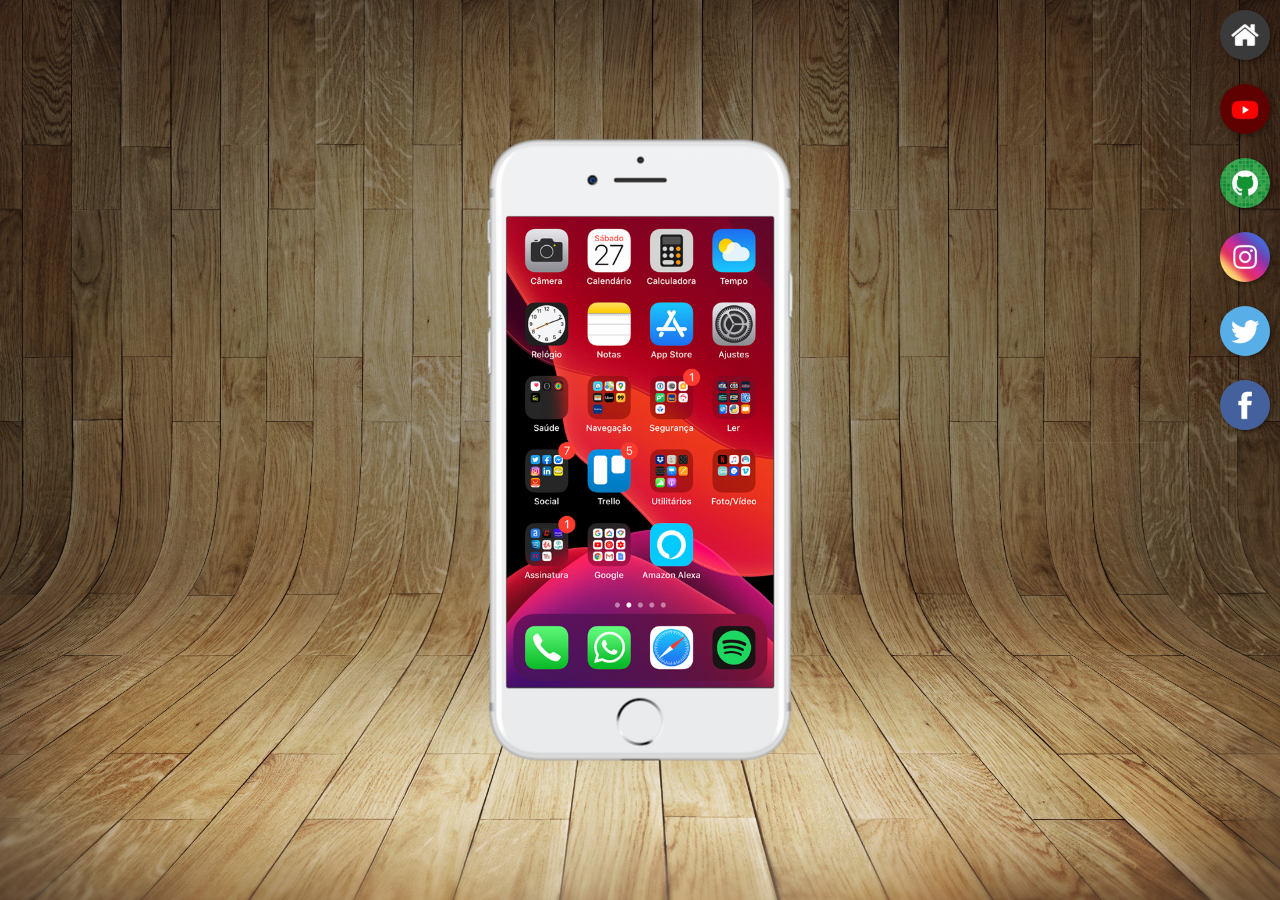
<file: index.html>
<!DOCTYPE html>
<html lang="pt-br">
<head>
    <meta charset="UTF-8">
    <meta name="viewport" content="width=device-width, initial-scale=1.0">
    <link rel="shortcut icon" href="favicon.ico" type="image/x-icon">
    <title>Projeto Redes Sociais</title>
    <link rel="stylesheet" href="estilos/style.css">
</head>
<body>
    <main>
        <section id="telefone">
            <iframe src="telas/home.html" name="tela" id="tela" frameborder="0">
                Seu navegador não é compatível com iframes.
            </iframe>
        </section>
        <section id="redes-sociais">
            <a href="telas/home.html" target="tela"><img src="imagens/logo-home.jpg" alt="Home"></a><br>
            <a href="telas/youtube.html" target="tela"><img src="imagens/logo-youtube.jpg" alt="YouTube"></a><br>
            <a href="telas/github.html" target="tela"><img src="imagens/logo-github.jpg" alt="GitHub"></a><br>
            <a href="telas/instagram.html" target="tela"><img src="imagens/logo-instagram.jpg" alt="Instagram"></a><br>
            <a href="telas/twitter.html" target="tela"><img src="imagens/logo-twitter.jpg" alt="Twitter"></a><br>
            <a href="telas/facebook.html" target="tela"><img src="imagens/logo-facebook.jpg" alt="Facebook"></a>
        </section>
    </main>
</body>
</html>
</file>
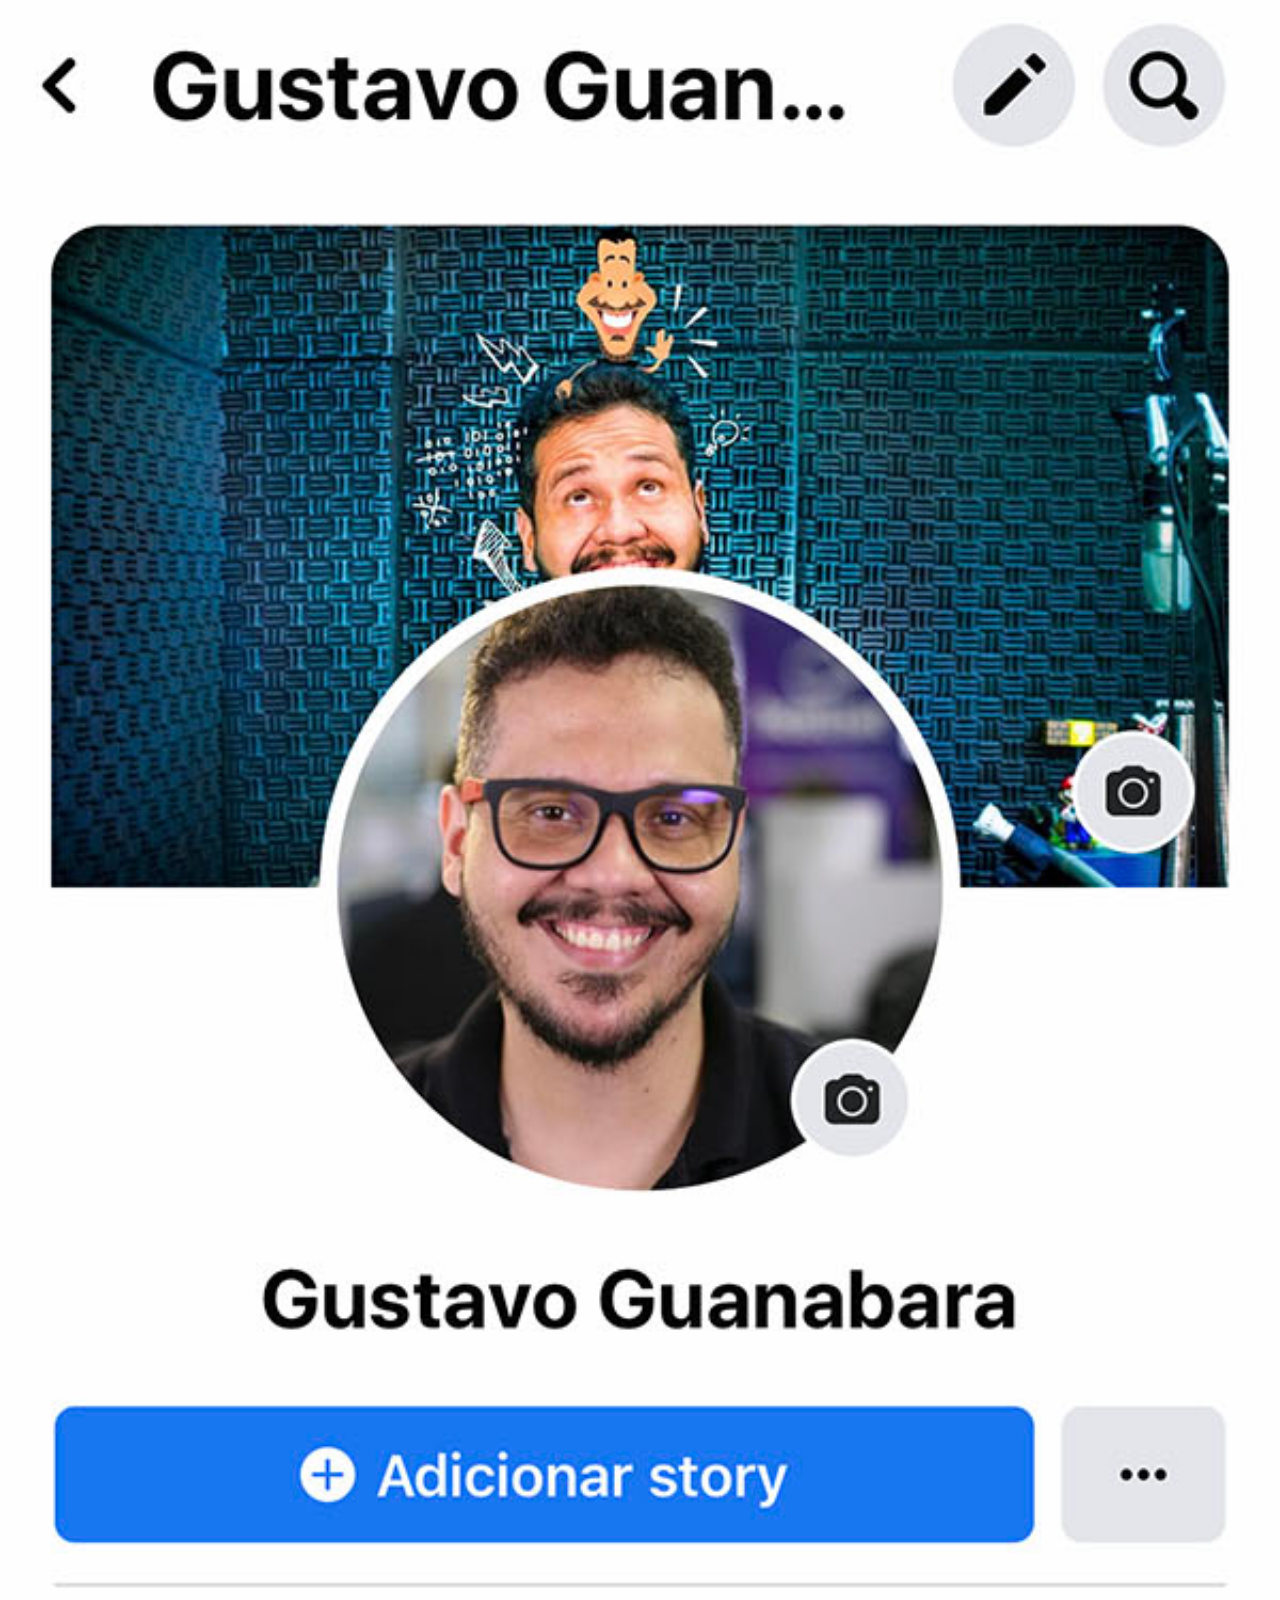
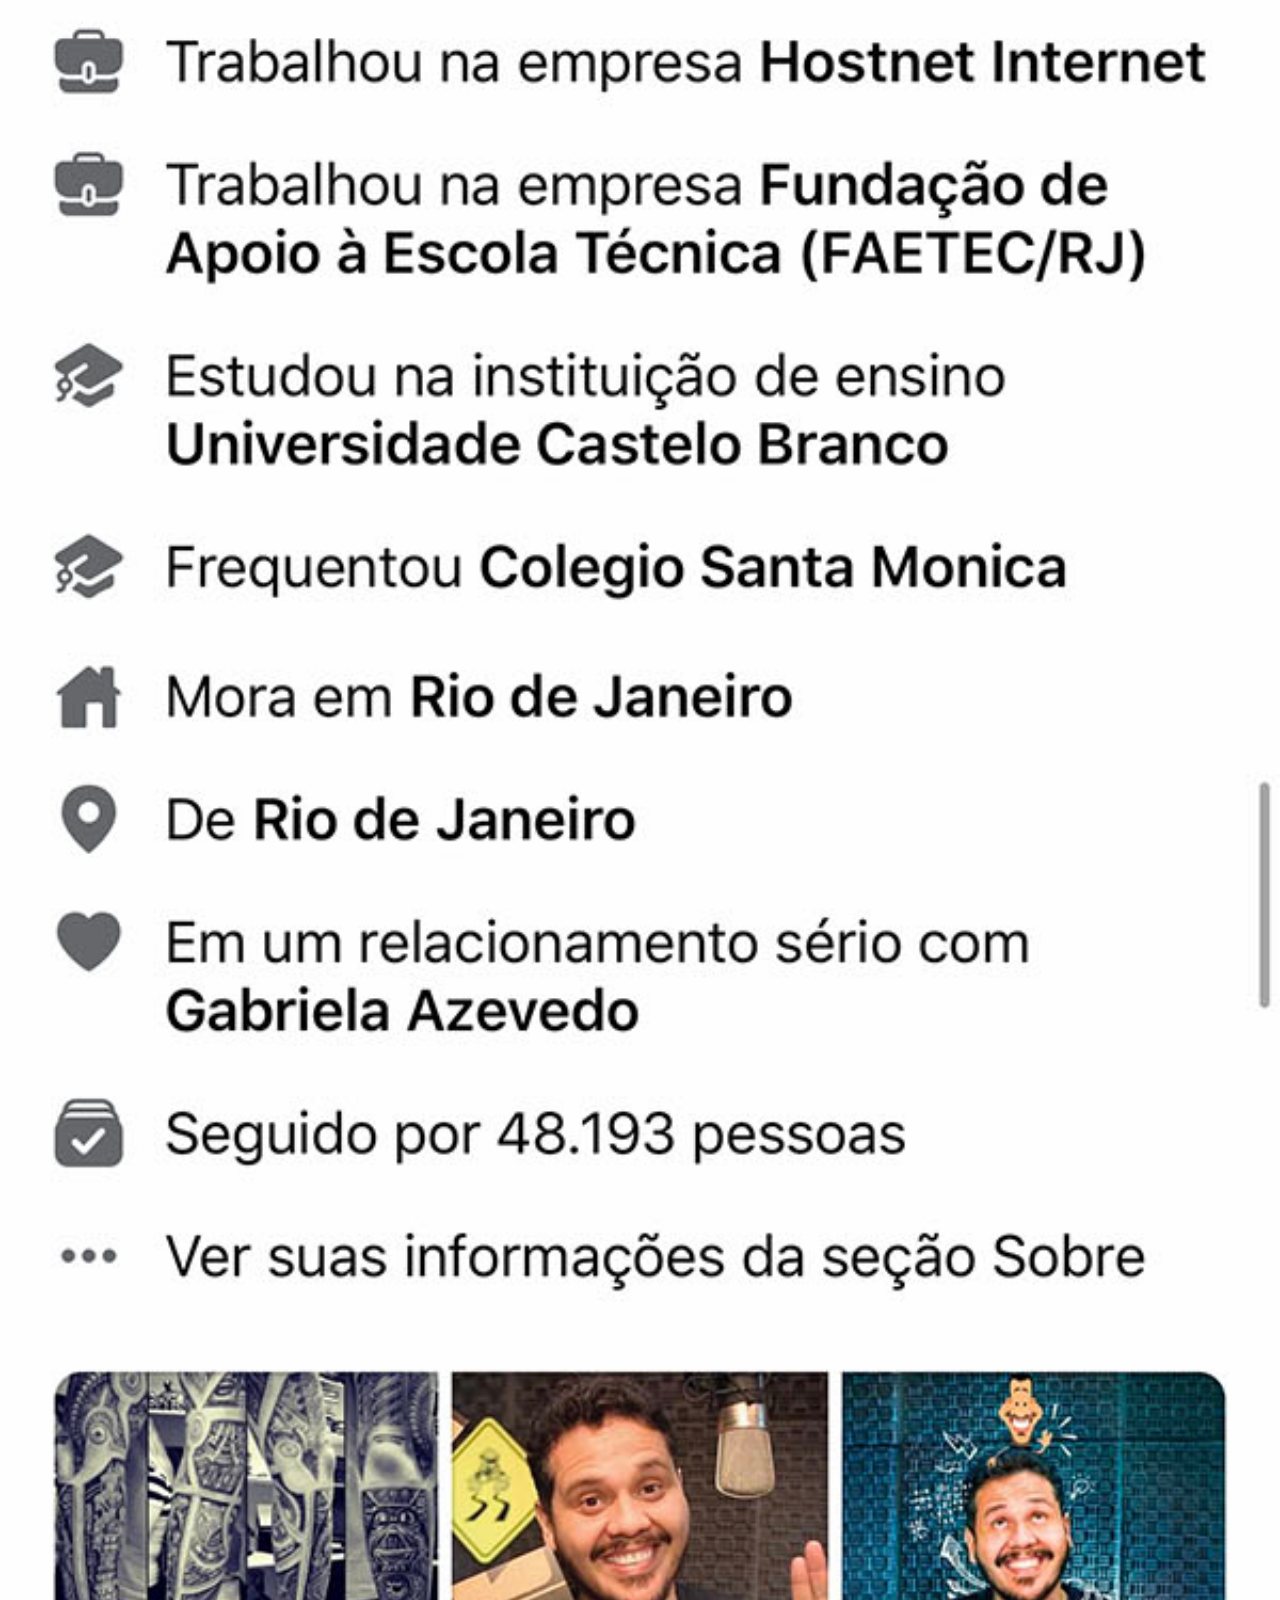
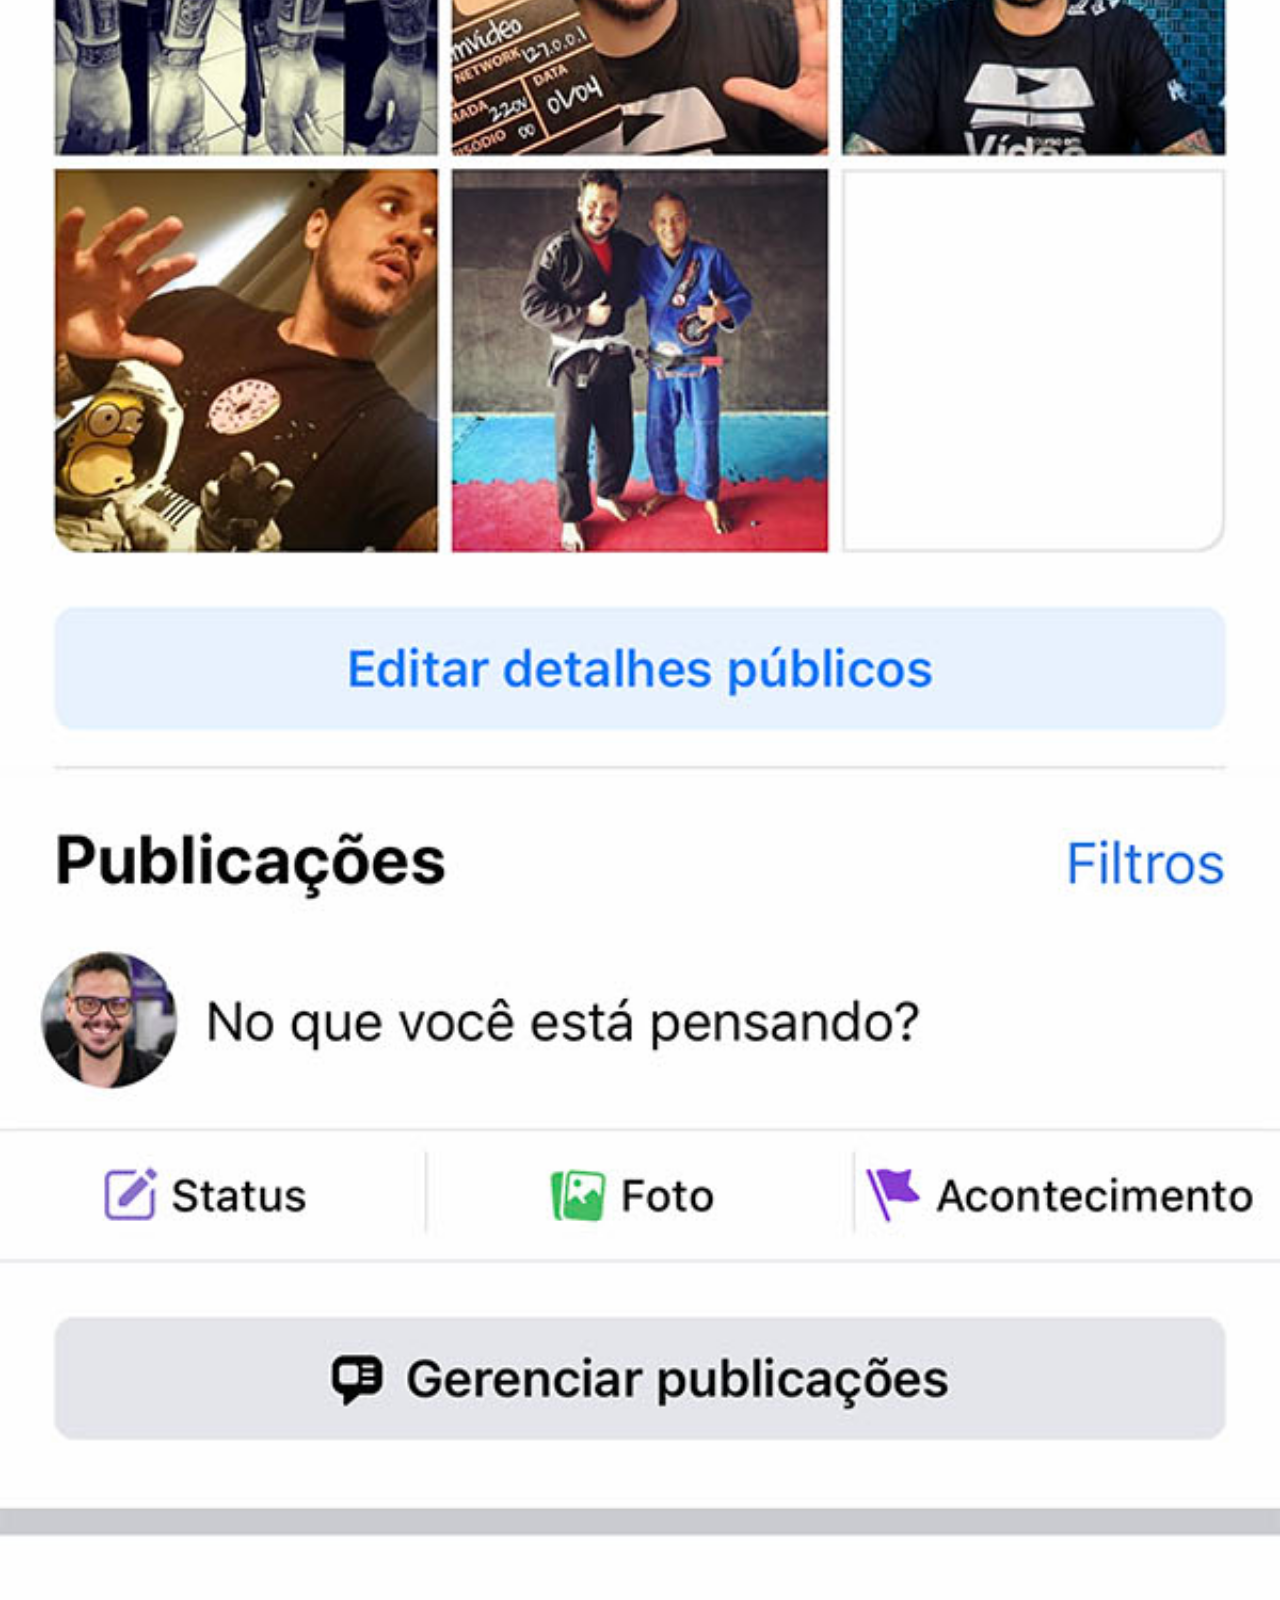
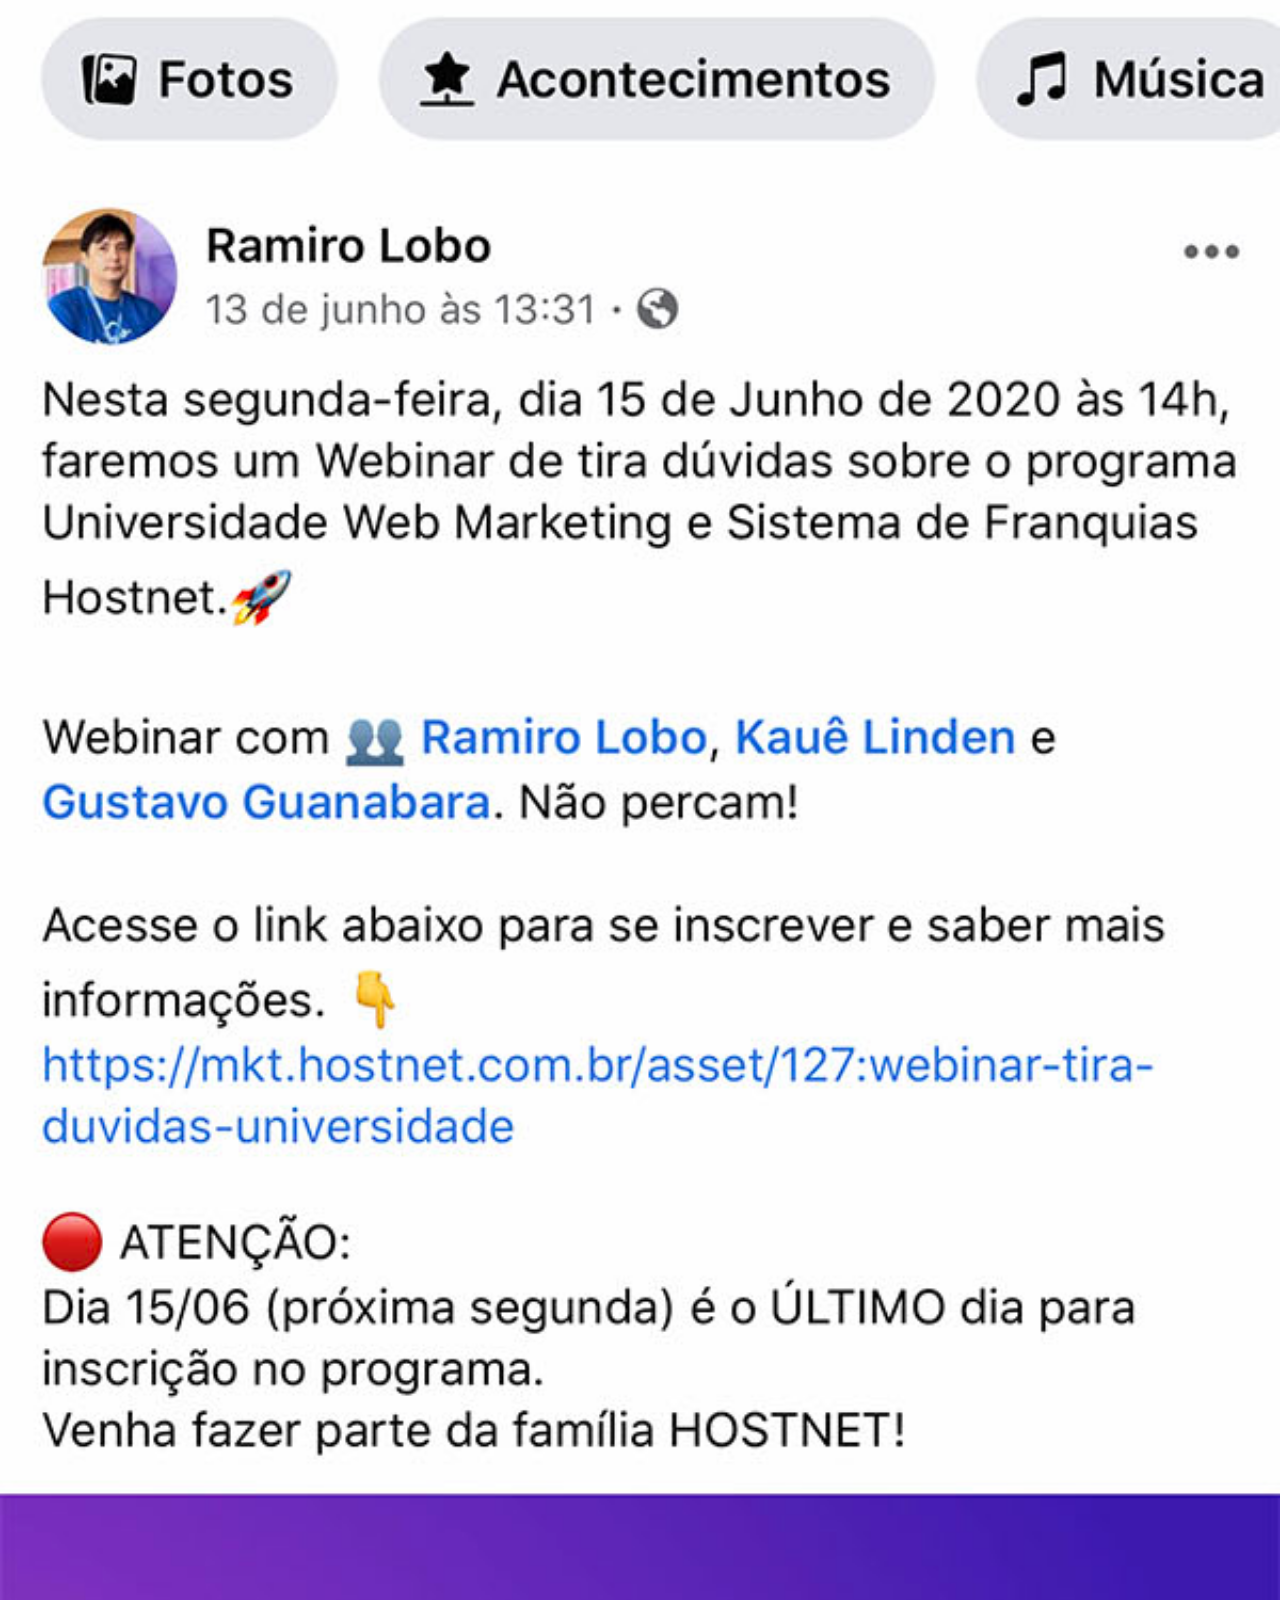
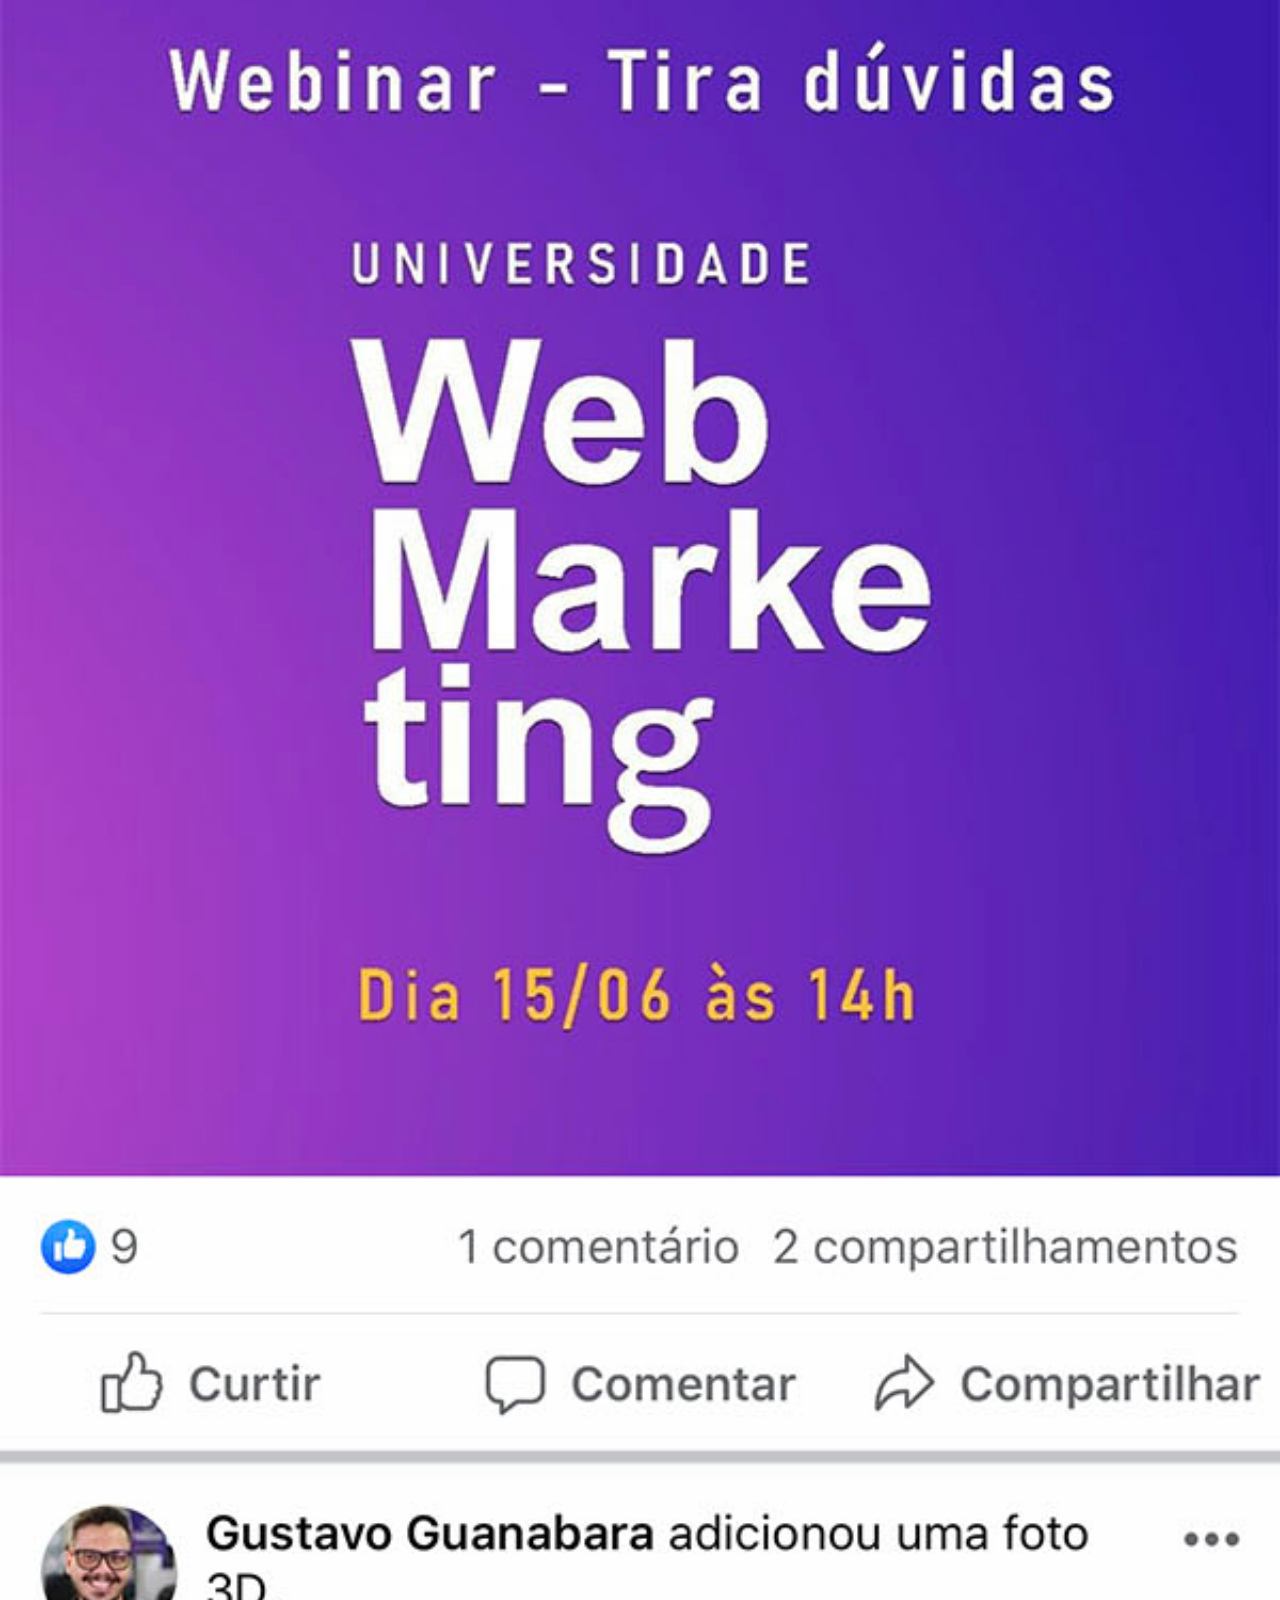
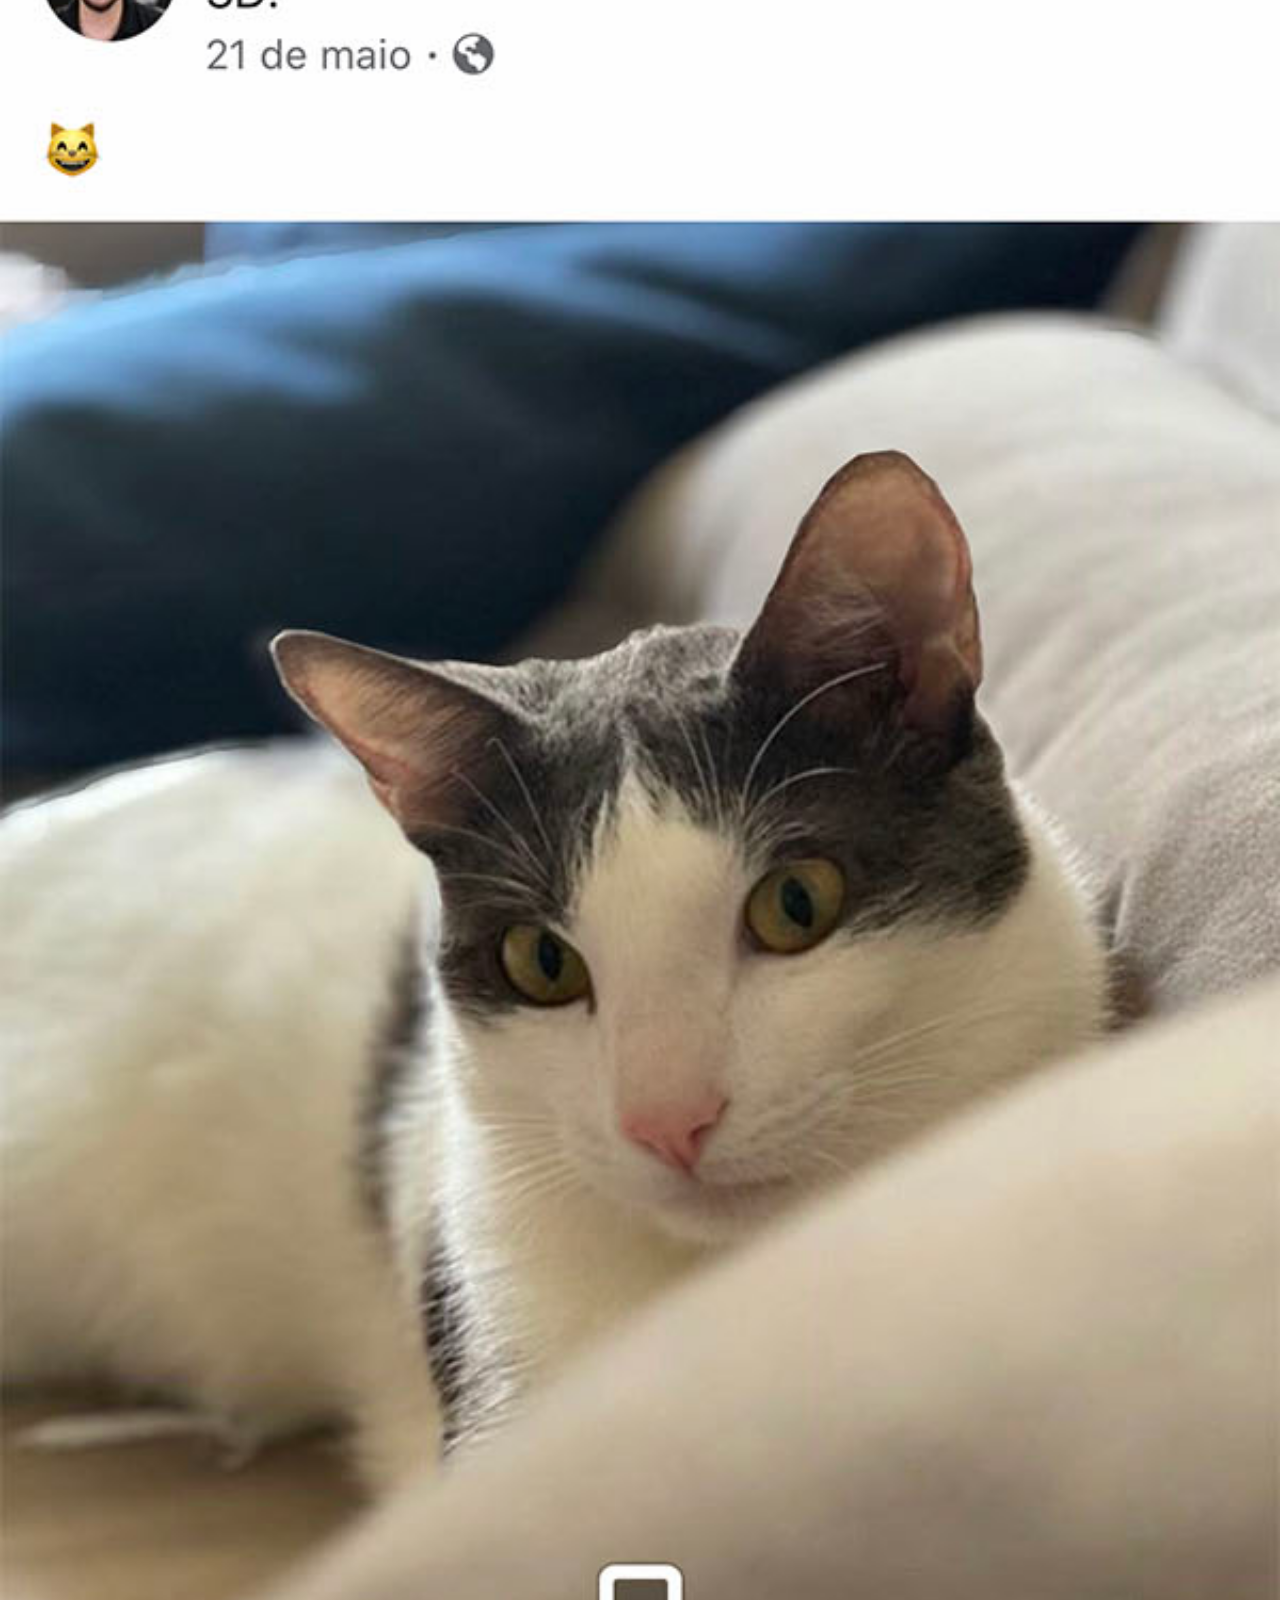
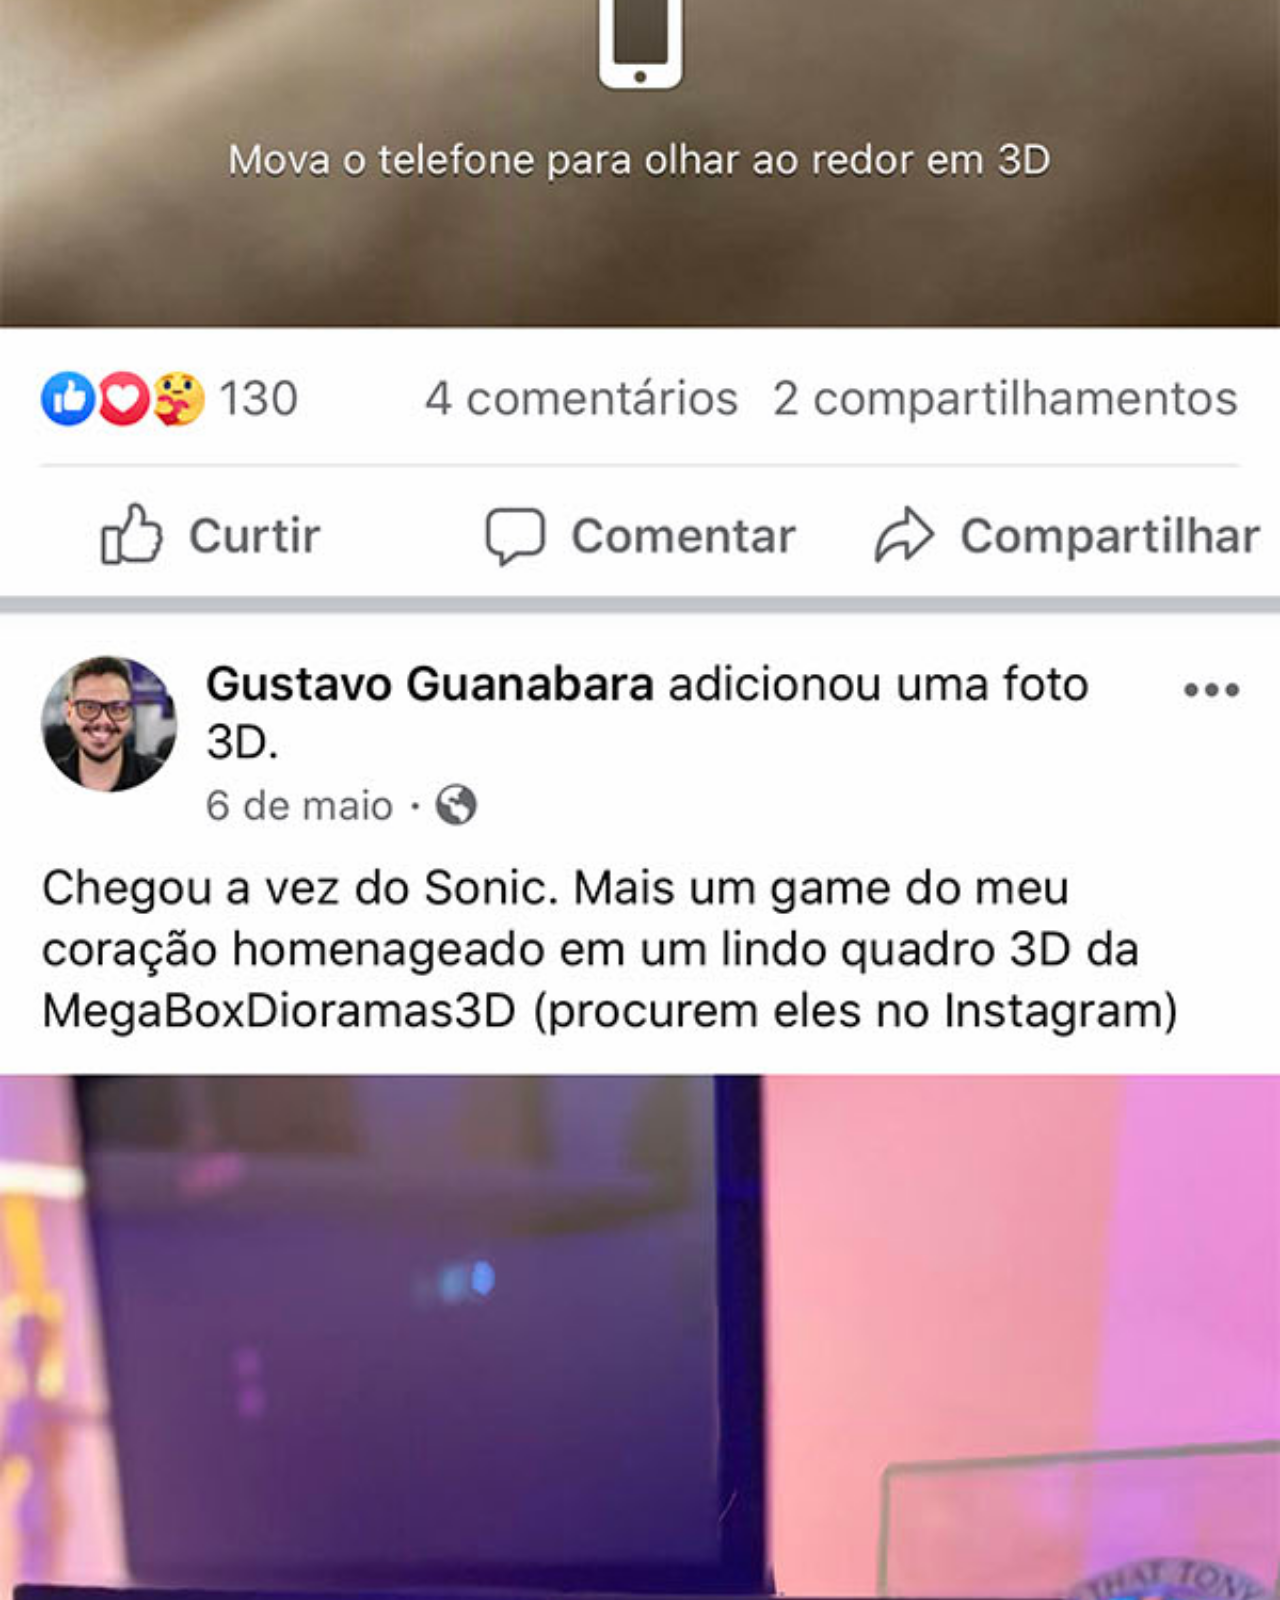
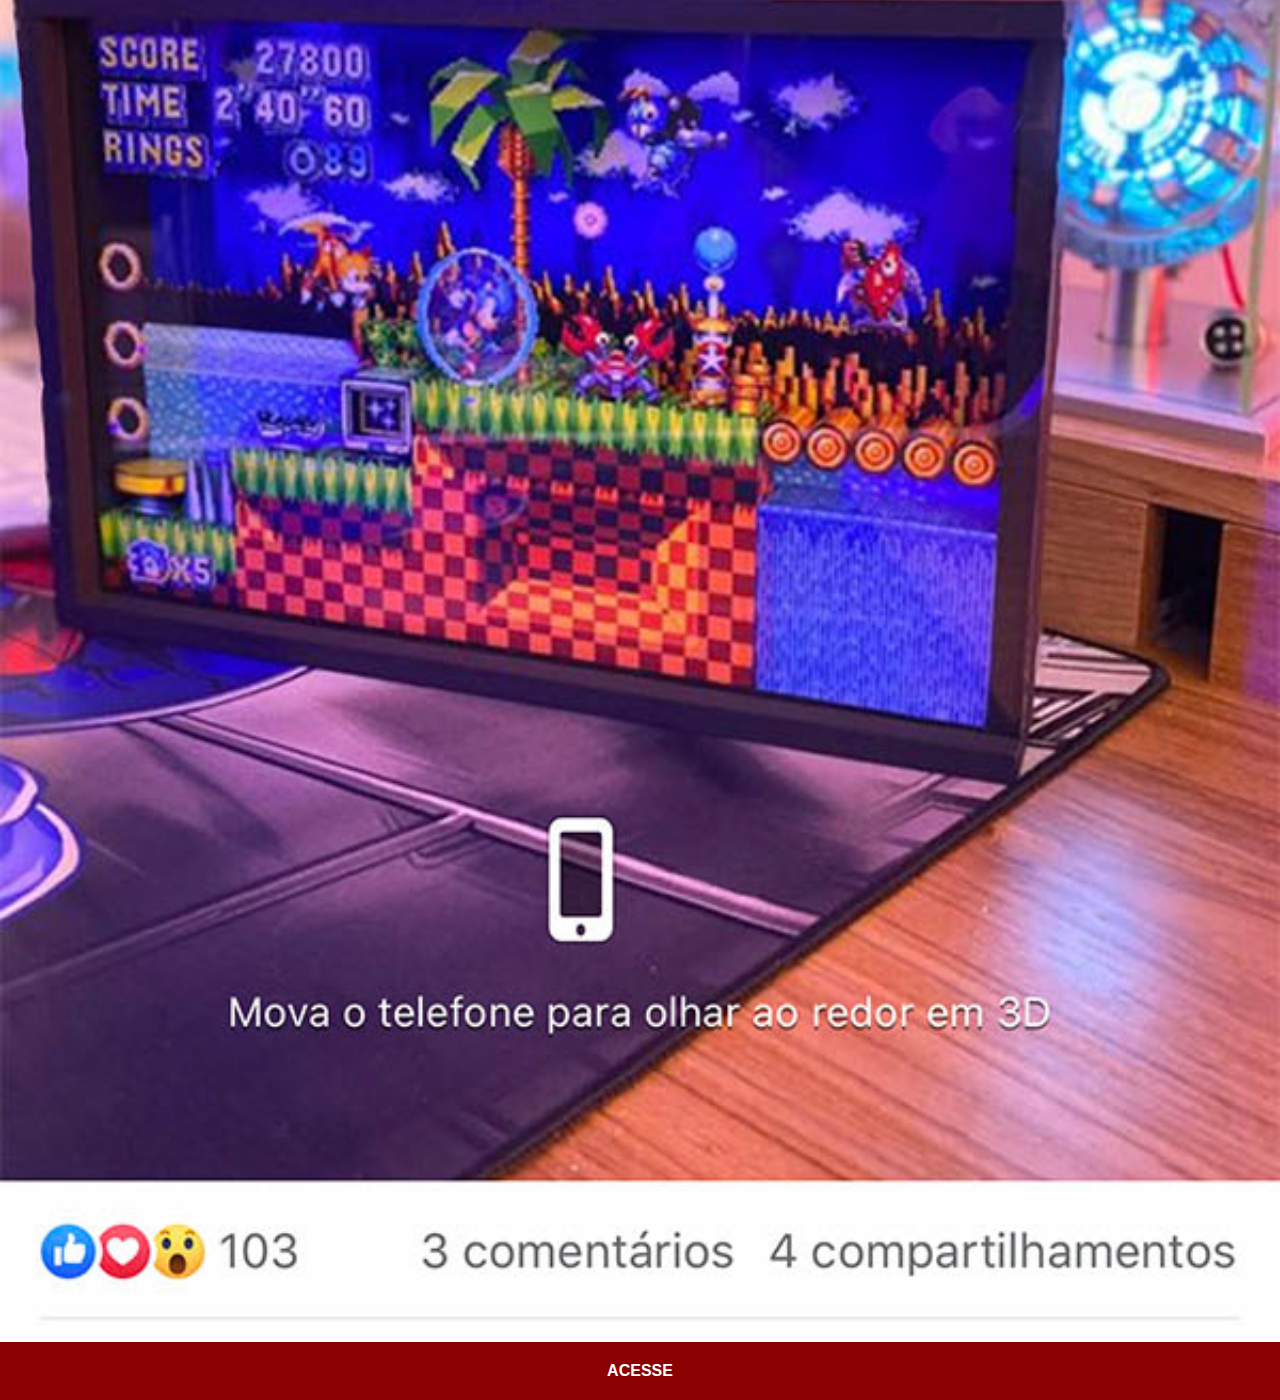
<file: telas/facebook.html>
<!DOCTYPE html>
<html lang="pt-br">
<head>
    <meta charset="UTF-8">
    <meta name="viewport" content="width=device-width, initial-scale=1.0">
    <title>Facebook</title>
    <link rel="stylesheet" href="../estilos/tela.css">
</head>
<body>
    <img src="../imagens/tela-facebook.jpg" alt="Facebook">
    <a href="https://www.facebook.com/gustavoguanabara/" target="_blank">ACESSE</a>
</body>
</html>
</file>
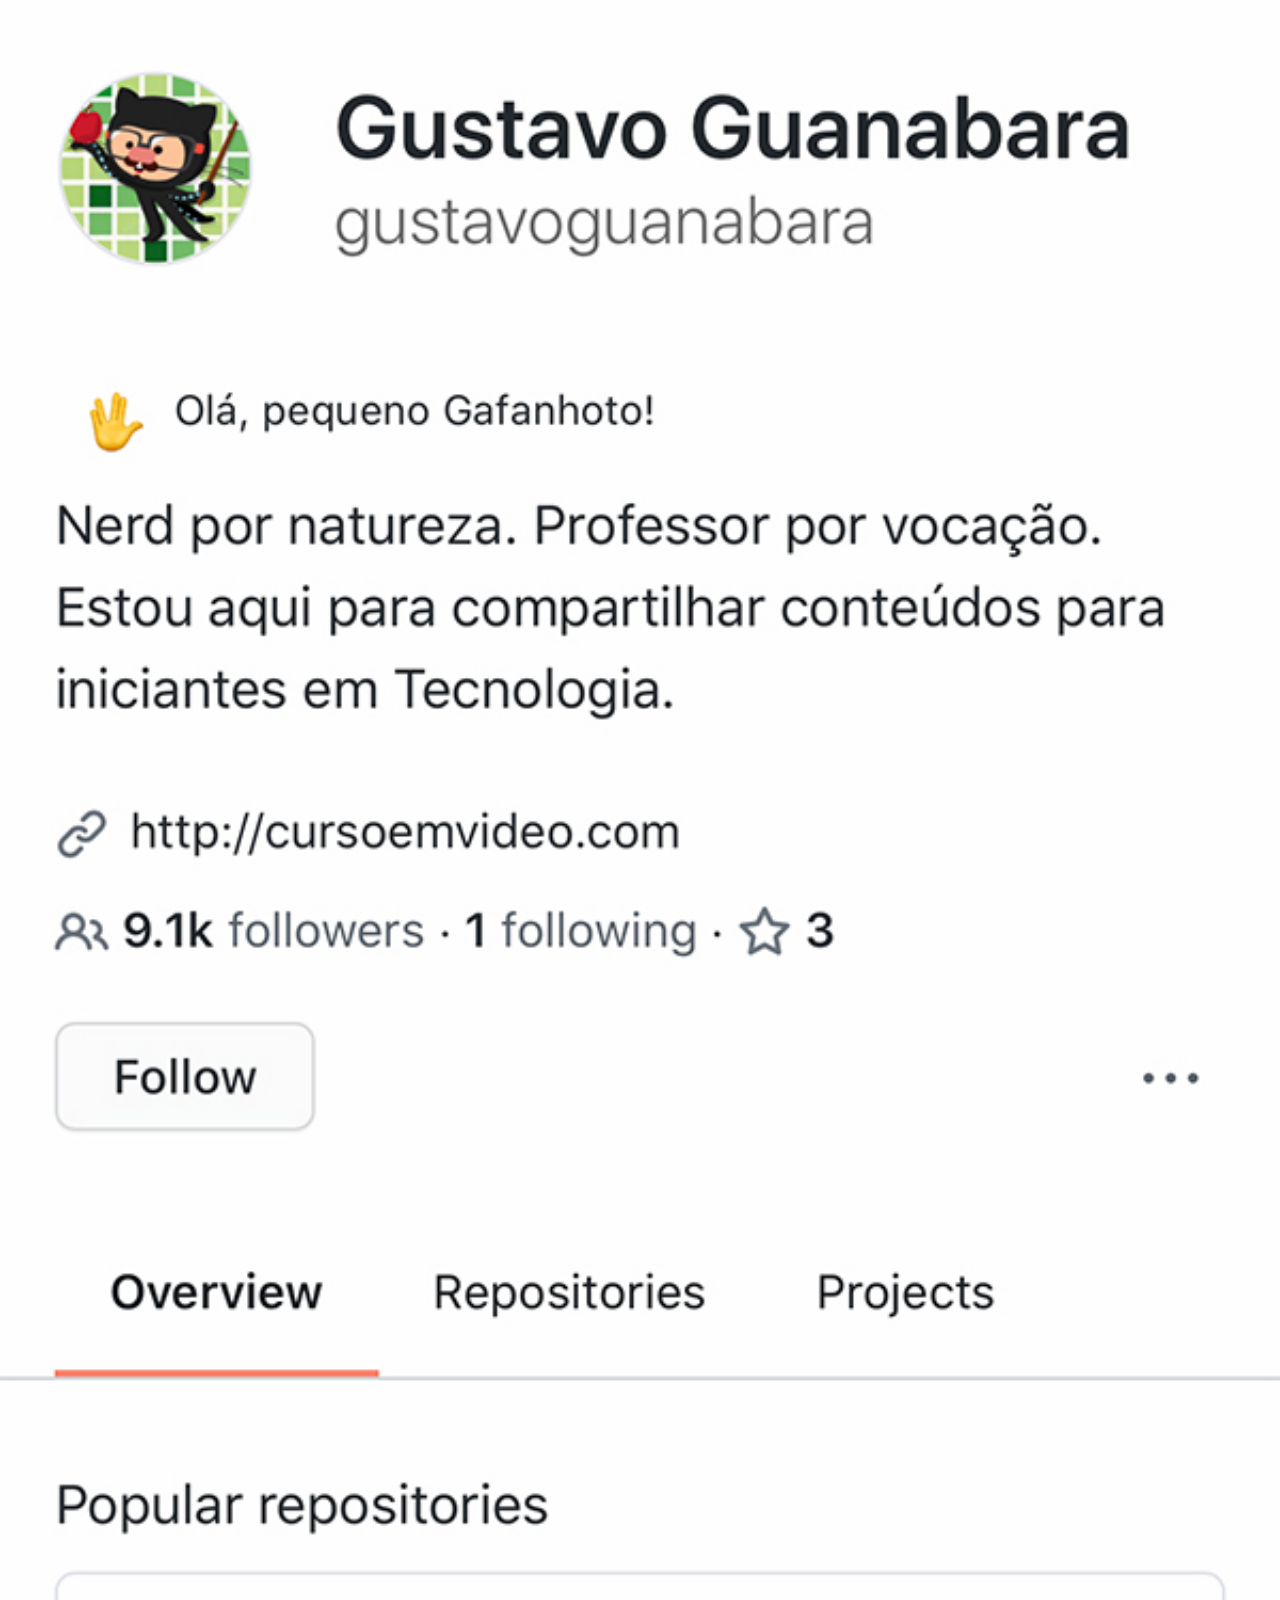
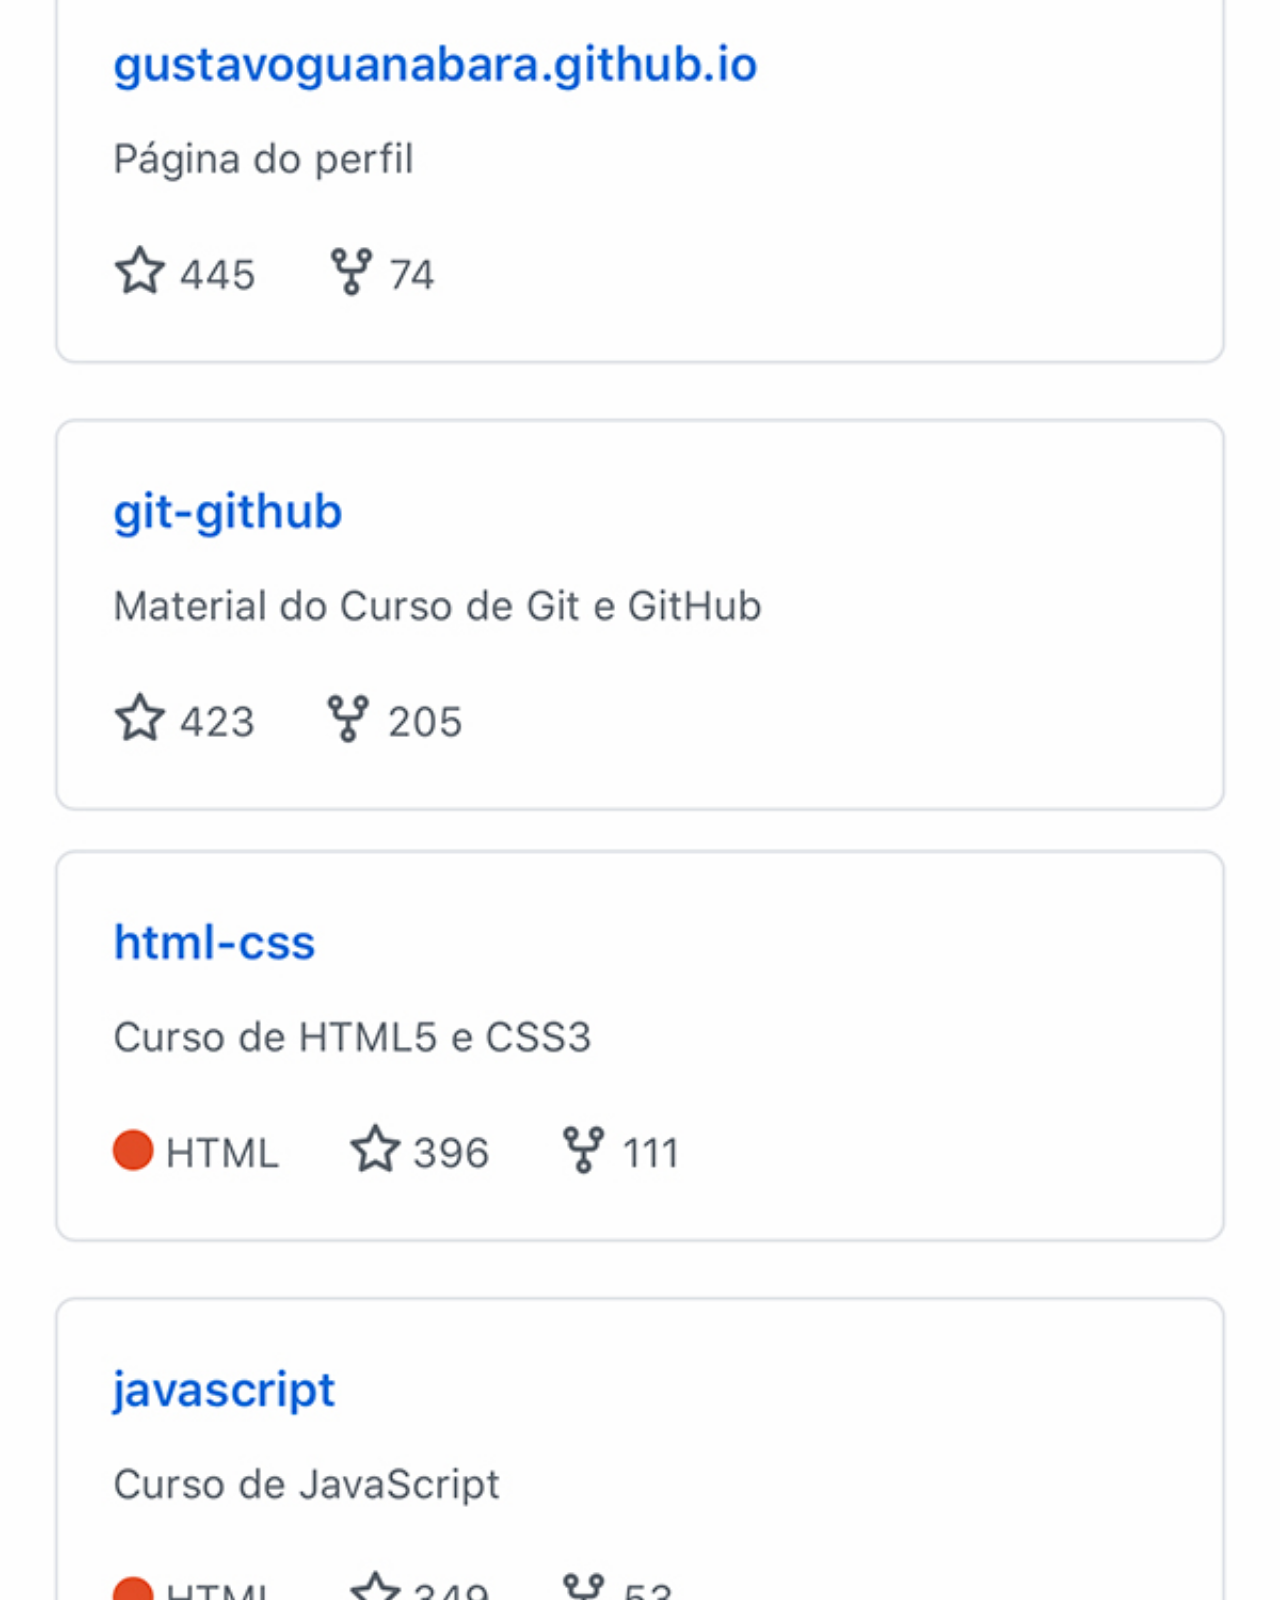
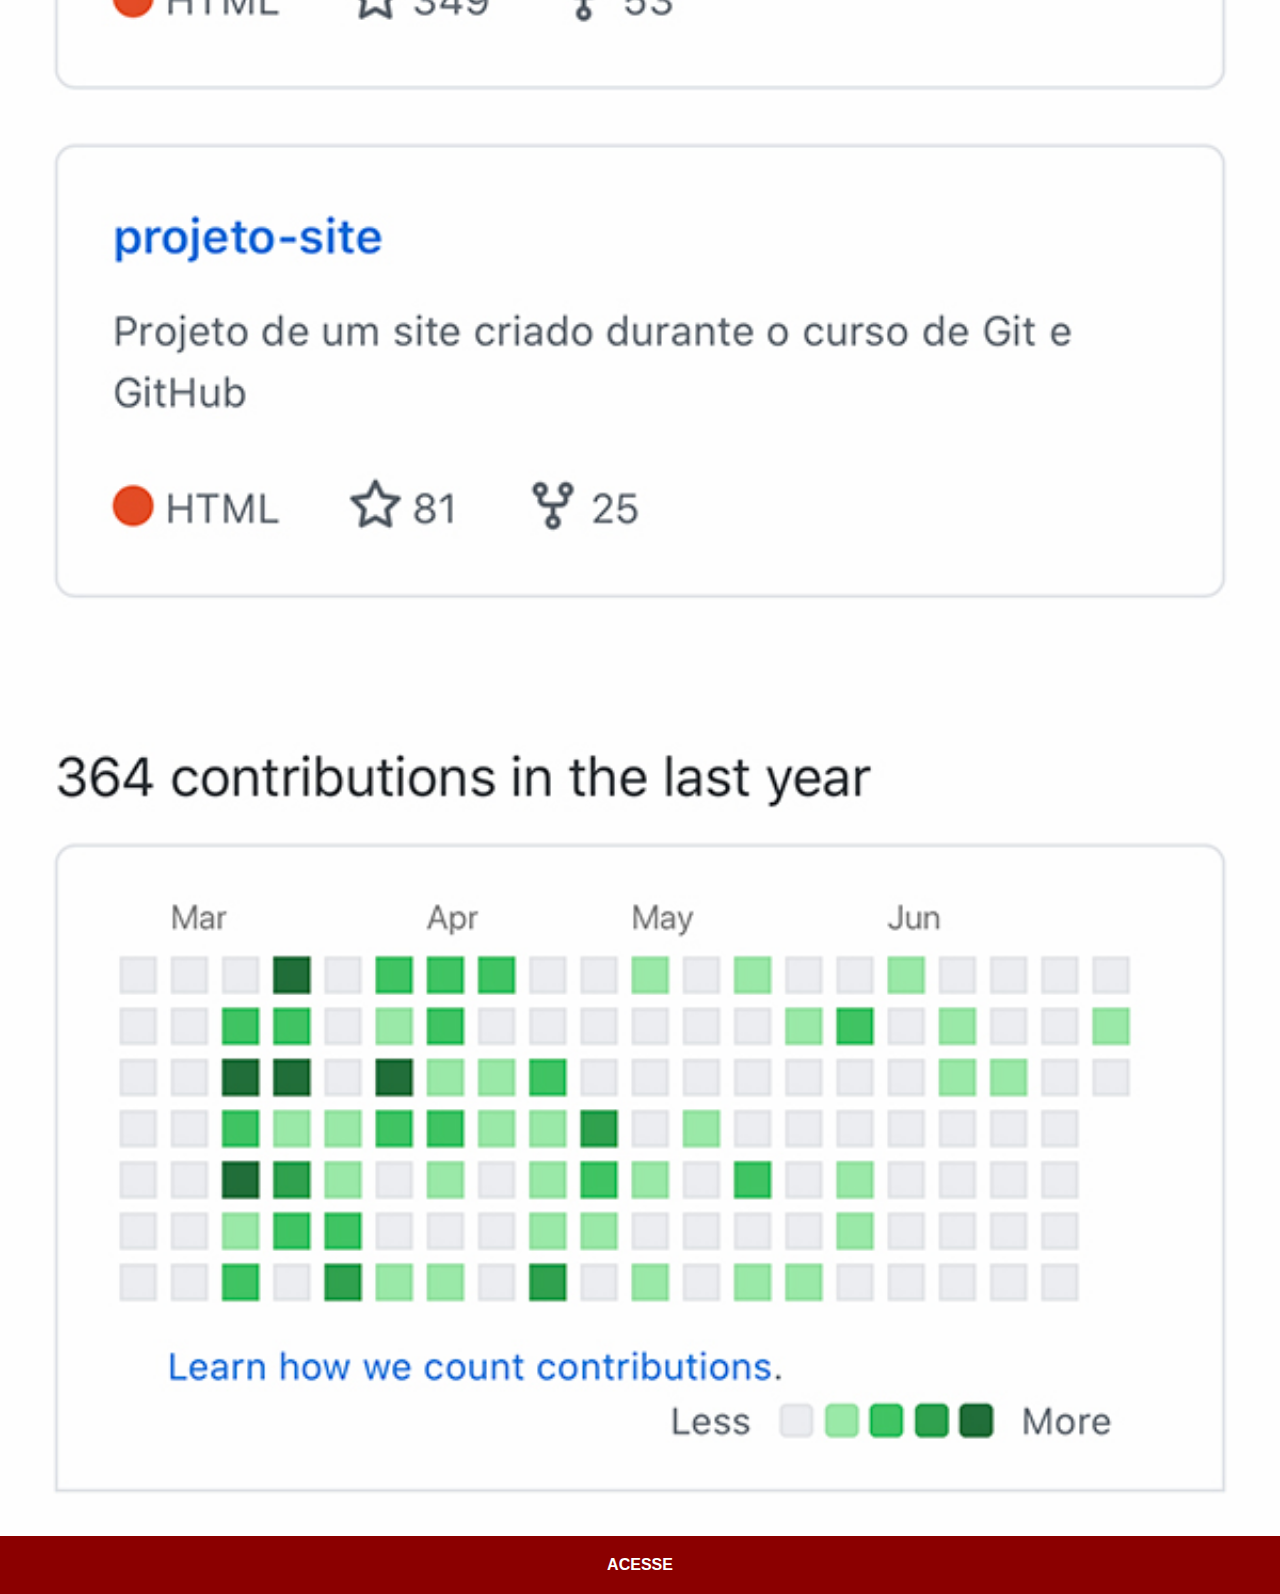
<file: telas/github.html>
<!DOCTYPE html>
<html lang="pt-br">
<head>
    <meta charset="UTF-8">
    <meta name="viewport" content="width=device-width, initial-scale=1.0">
    <title>GitHub</title>
    <link rel="stylesheet" href="../estilos/tela.css">
</head>
<body>
    <img src="../imagens/tela-github.jpg" alt="GitHub">
    <a href="https://github.com/gustavoguanabara" target="_blank">ACESSE</a>
</body>
</html>
</file>
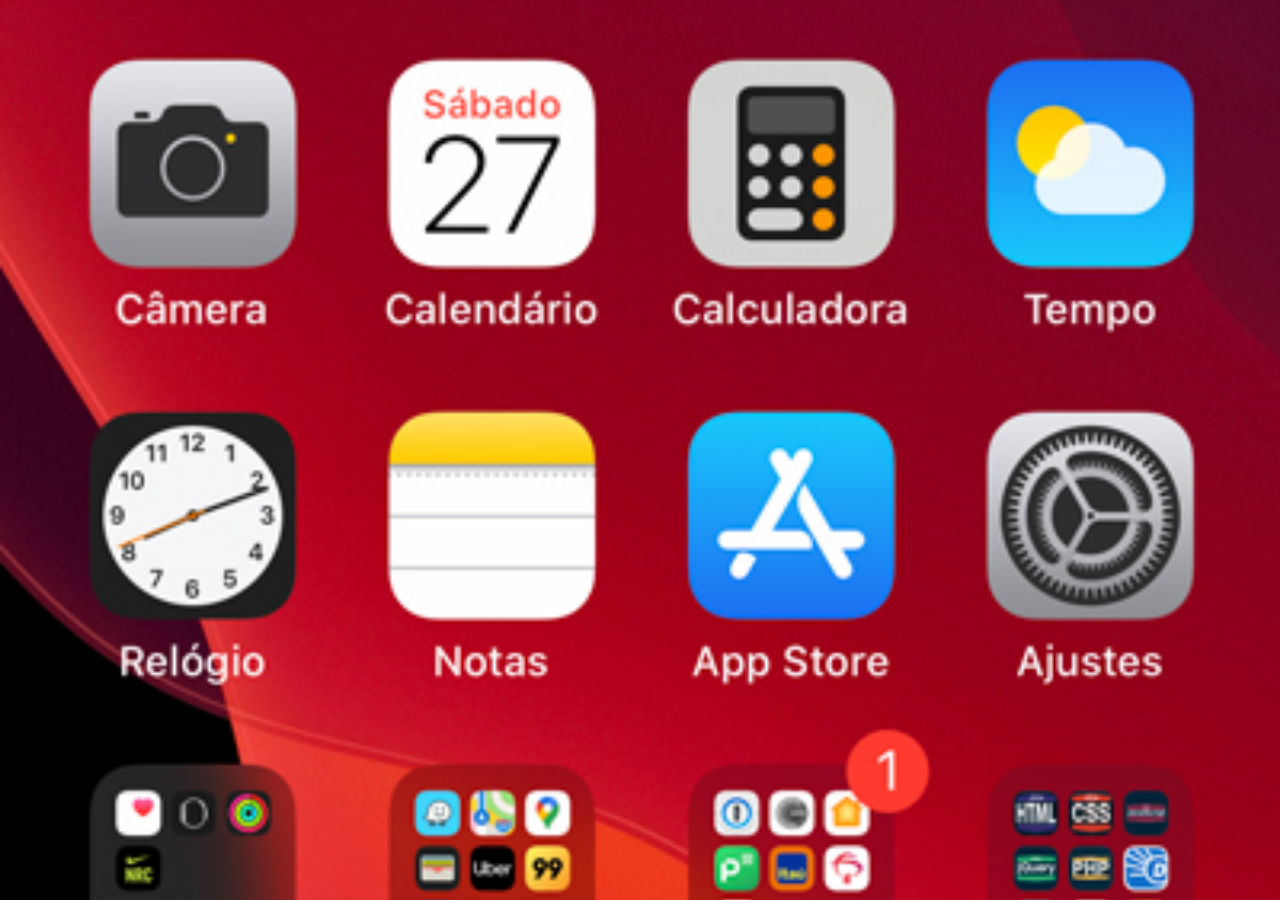
<file: telas/home.html>
<!DOCTYPE html>
<html lang="pt-br">
<head>
    <meta charset="UTF-8">
    <meta name="viewport" content="width=device-width, initial-scale=1.0">
    <title>Home</title>
</head>
<style>
    * {
        margin: 0px;
        padding: 0px;
    }

    body {
        width: 100vw;
        height: 100vh;
        background-image: url('../imagens/tela-home.jpg');
        background-repeat: no-repeat;
        background-size: cover;
    }
</style>
<body>
    
</body>
</html>
</file>
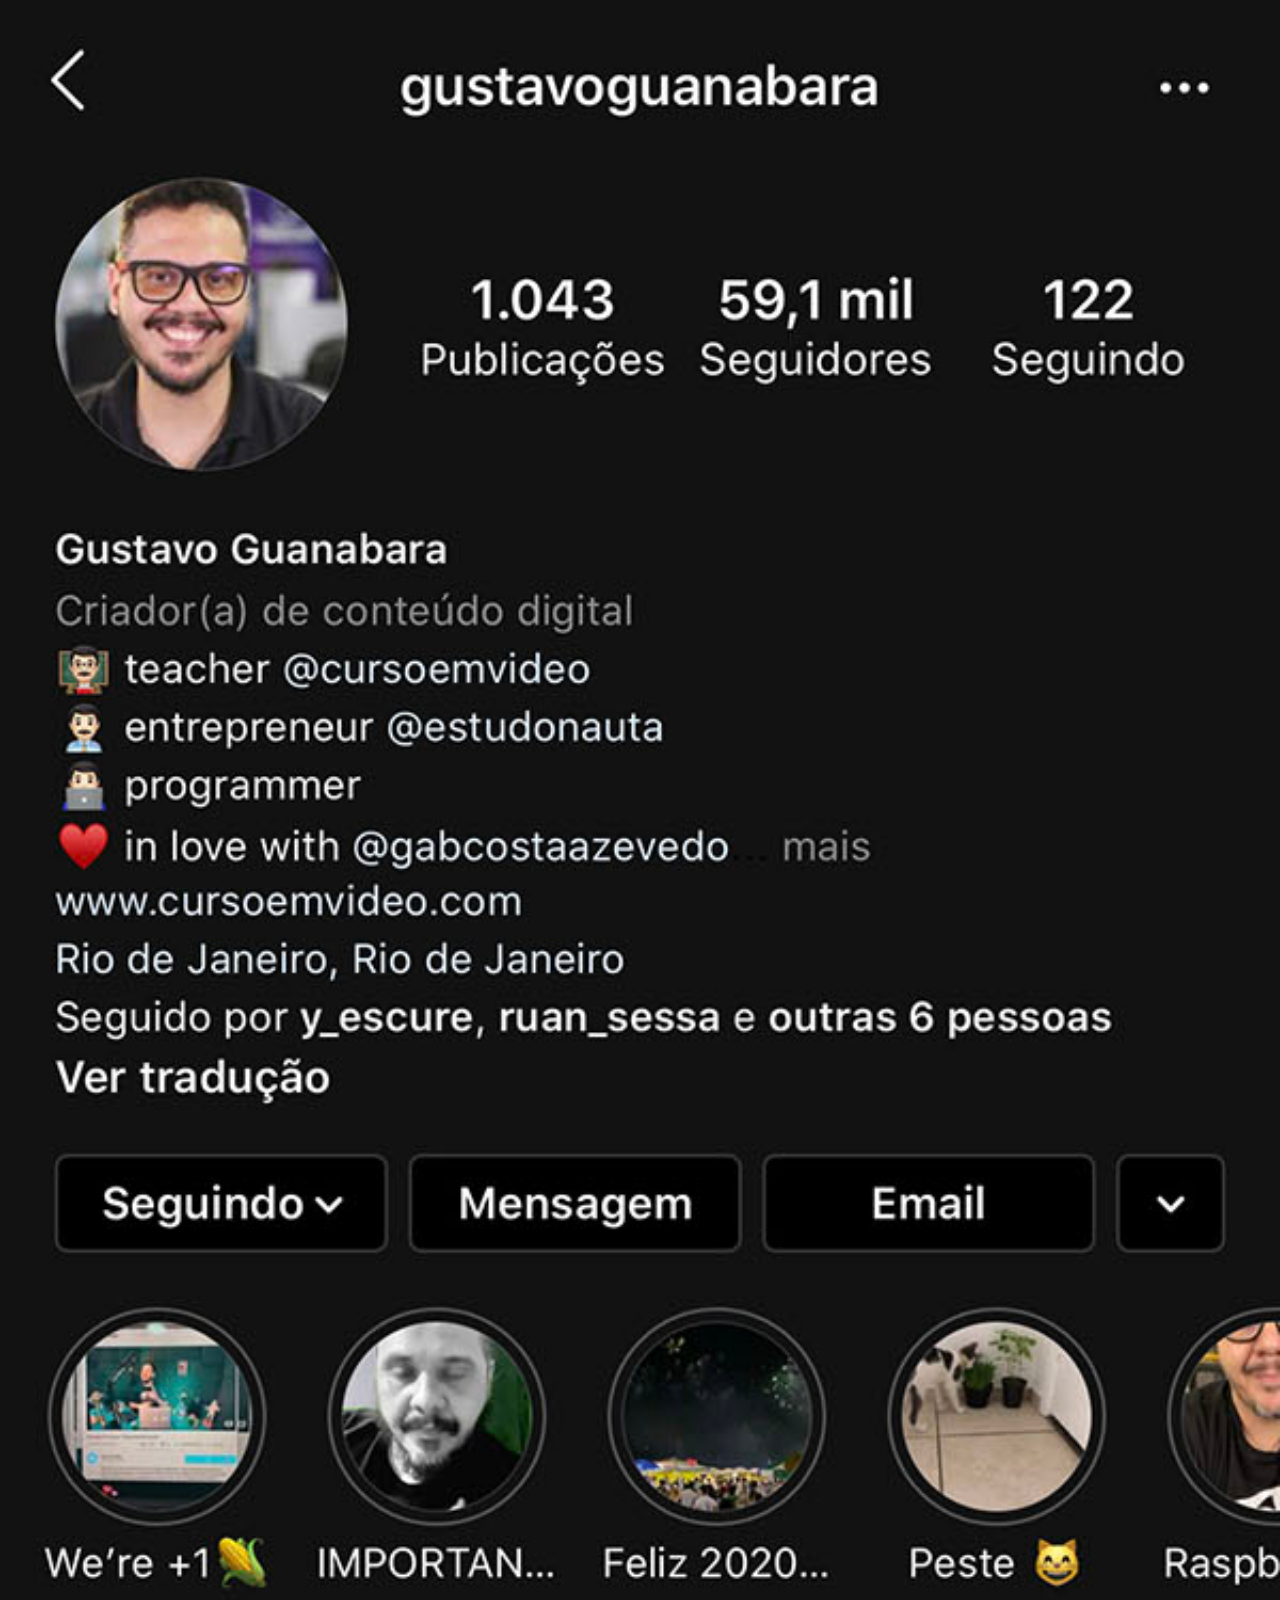
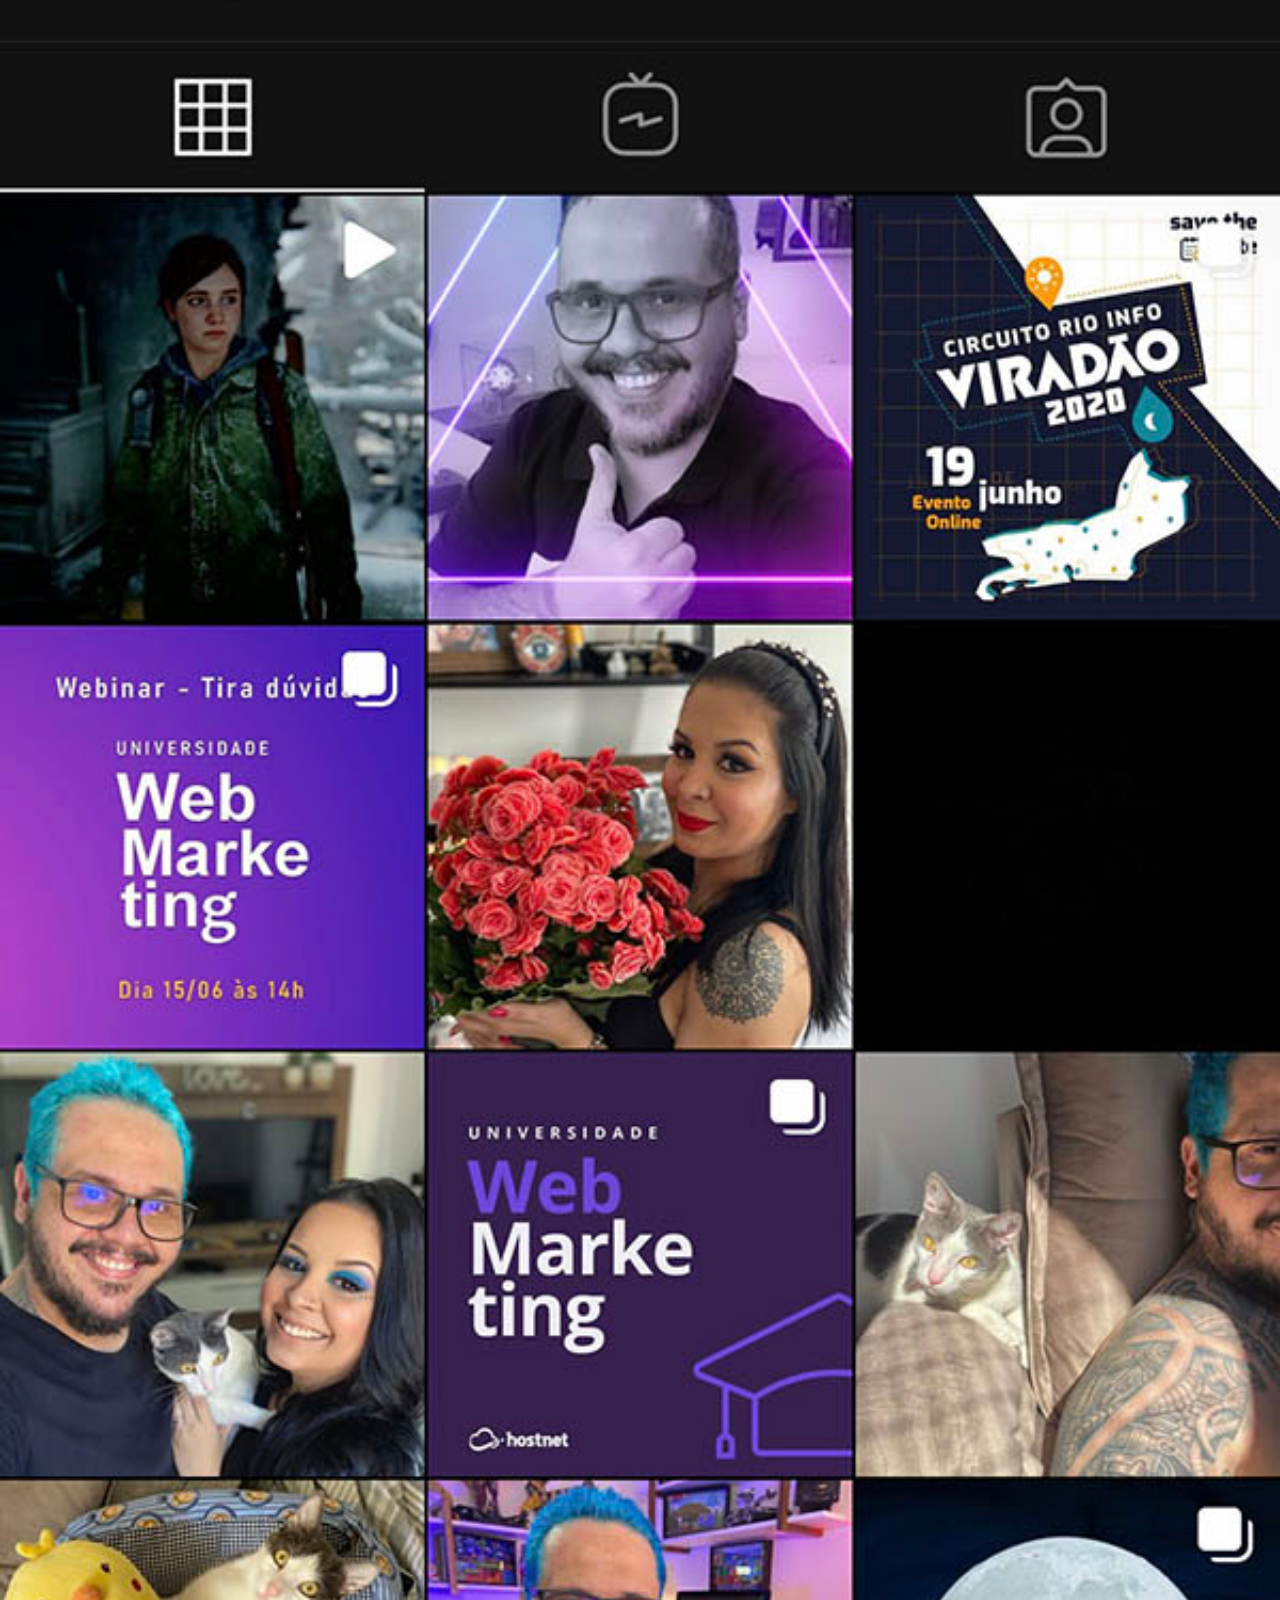
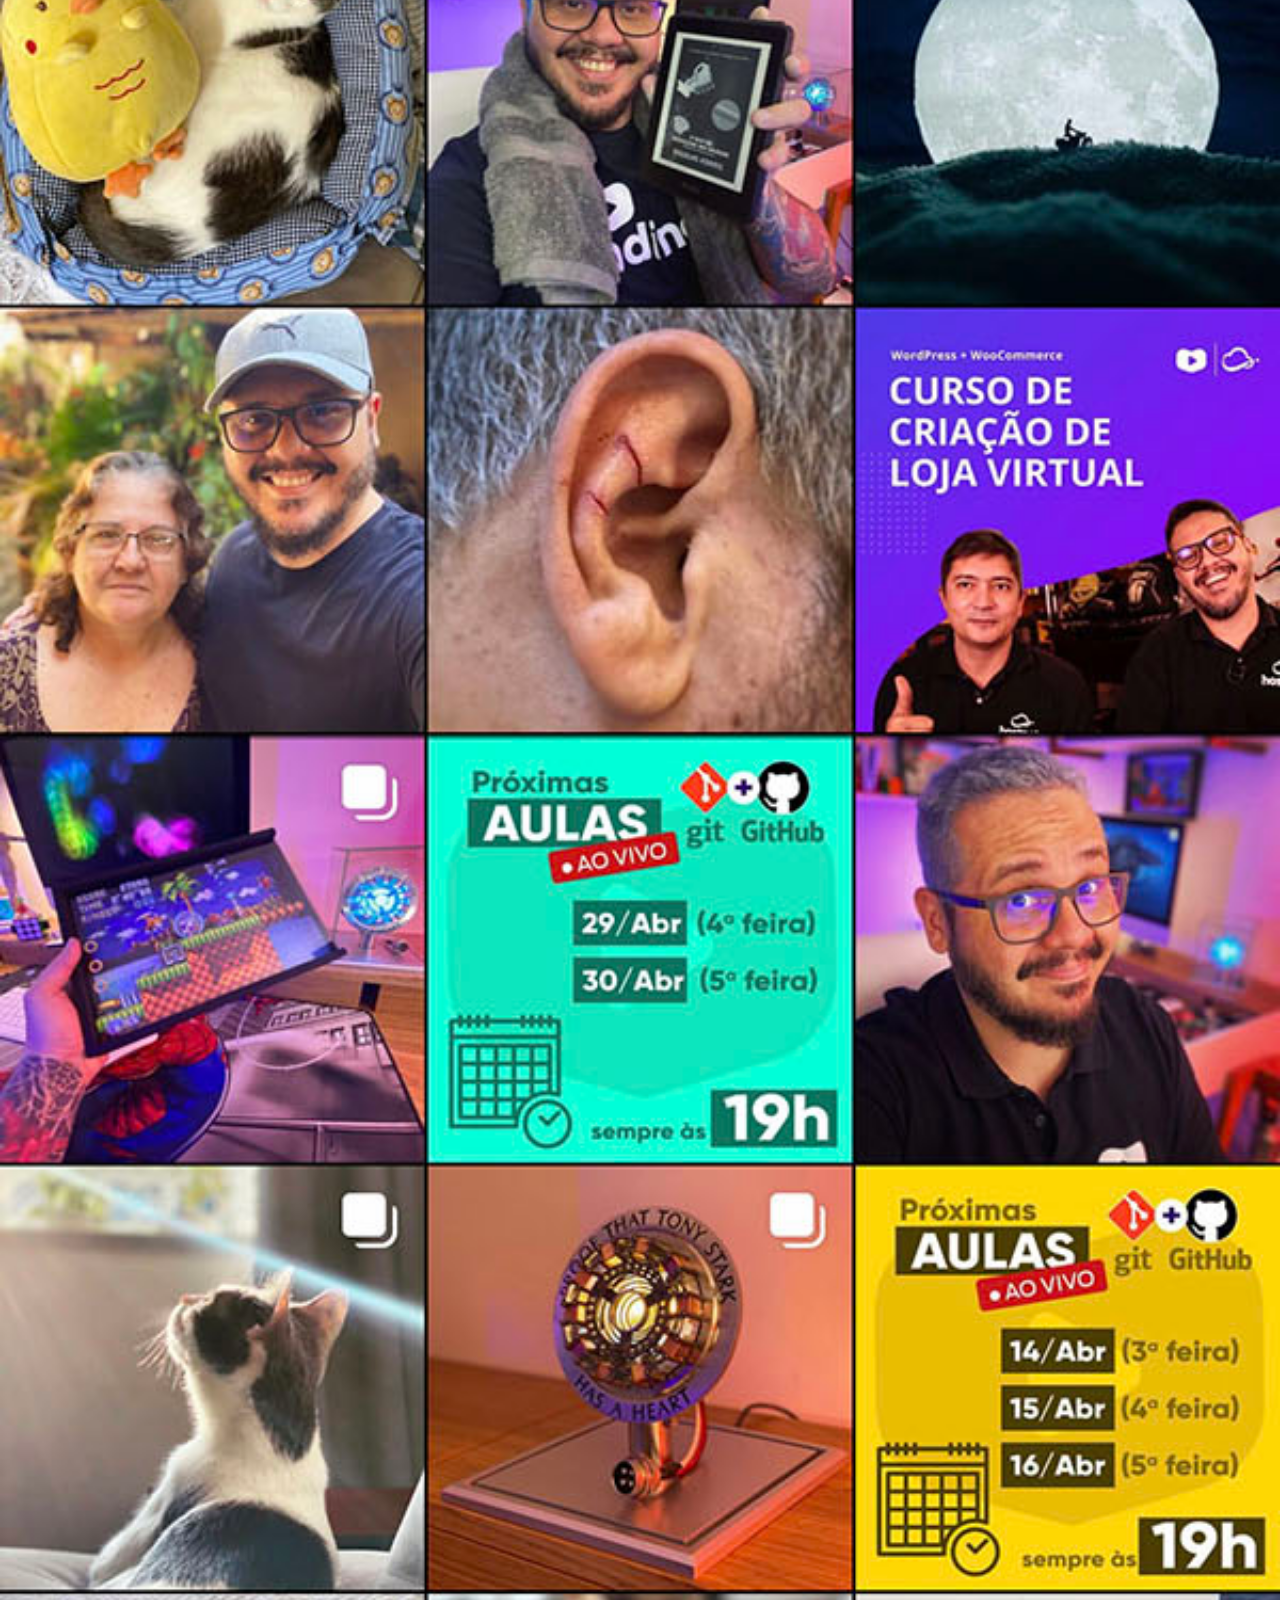
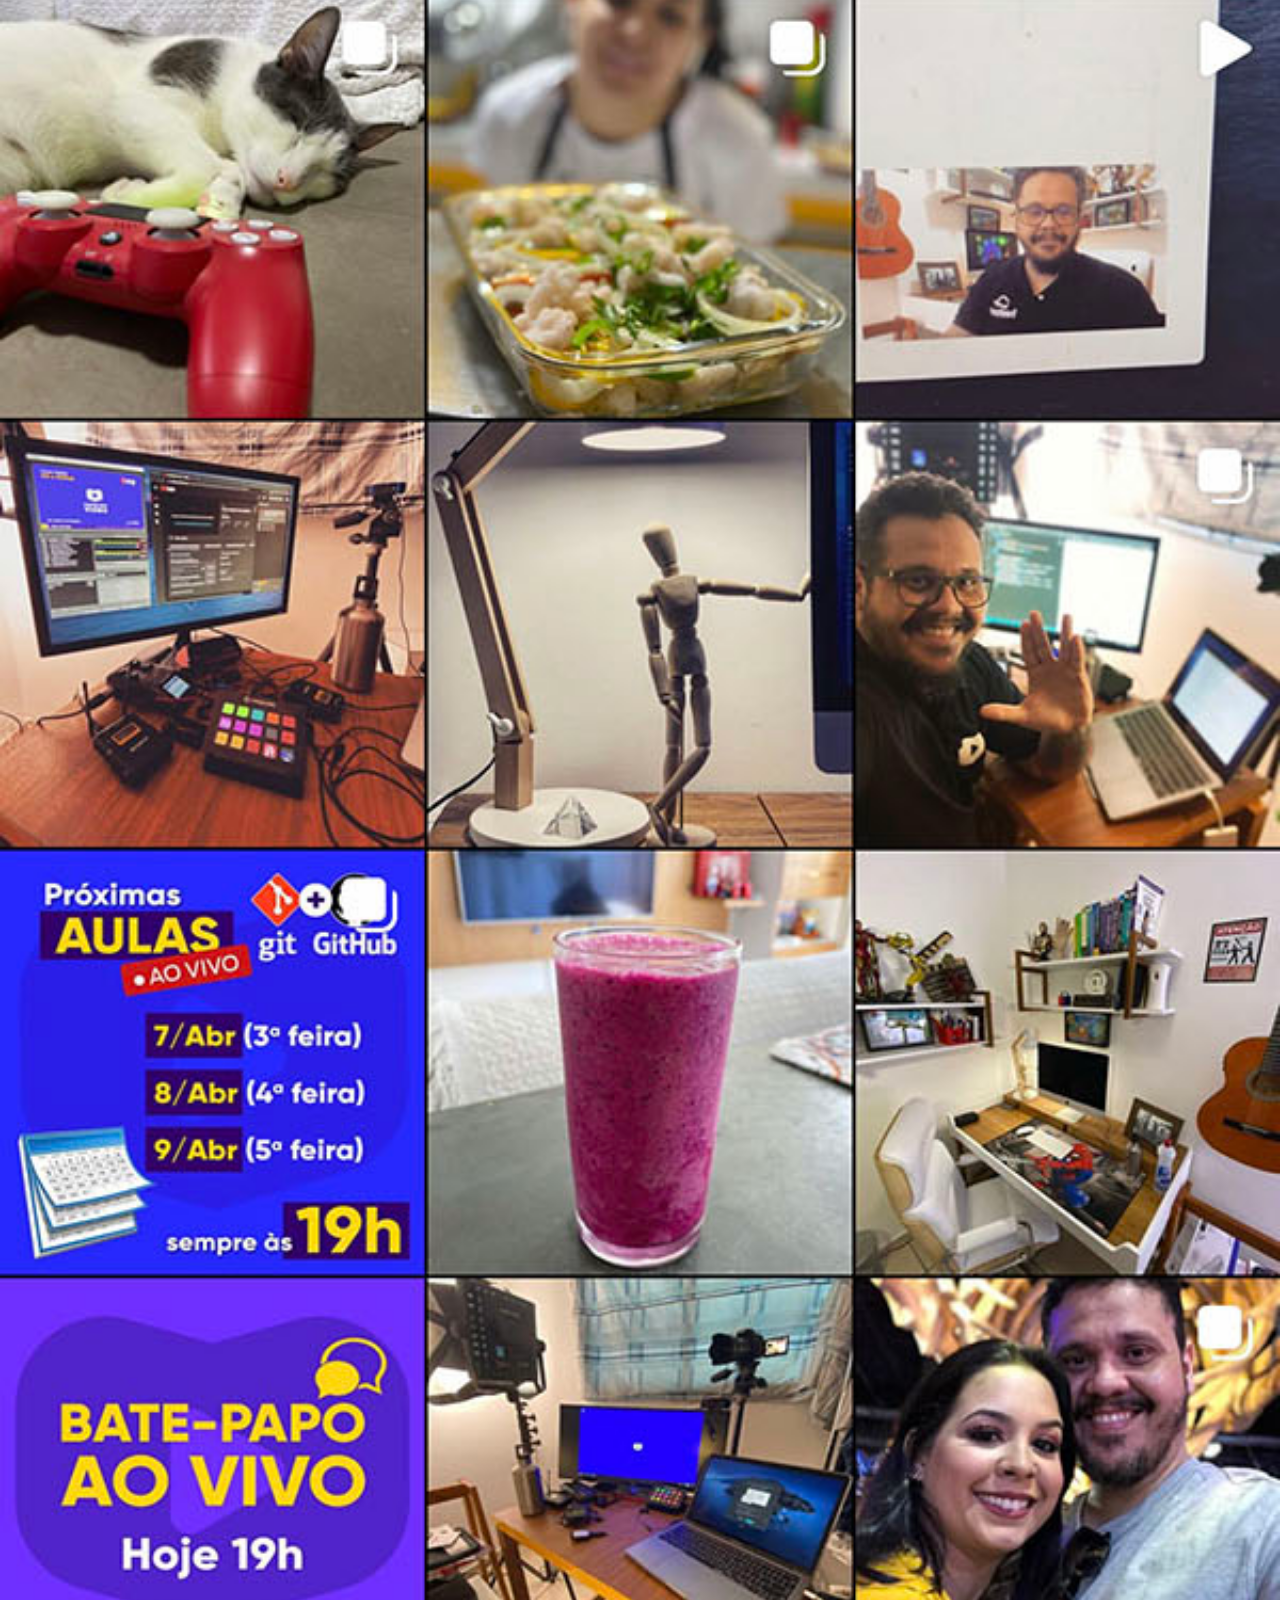
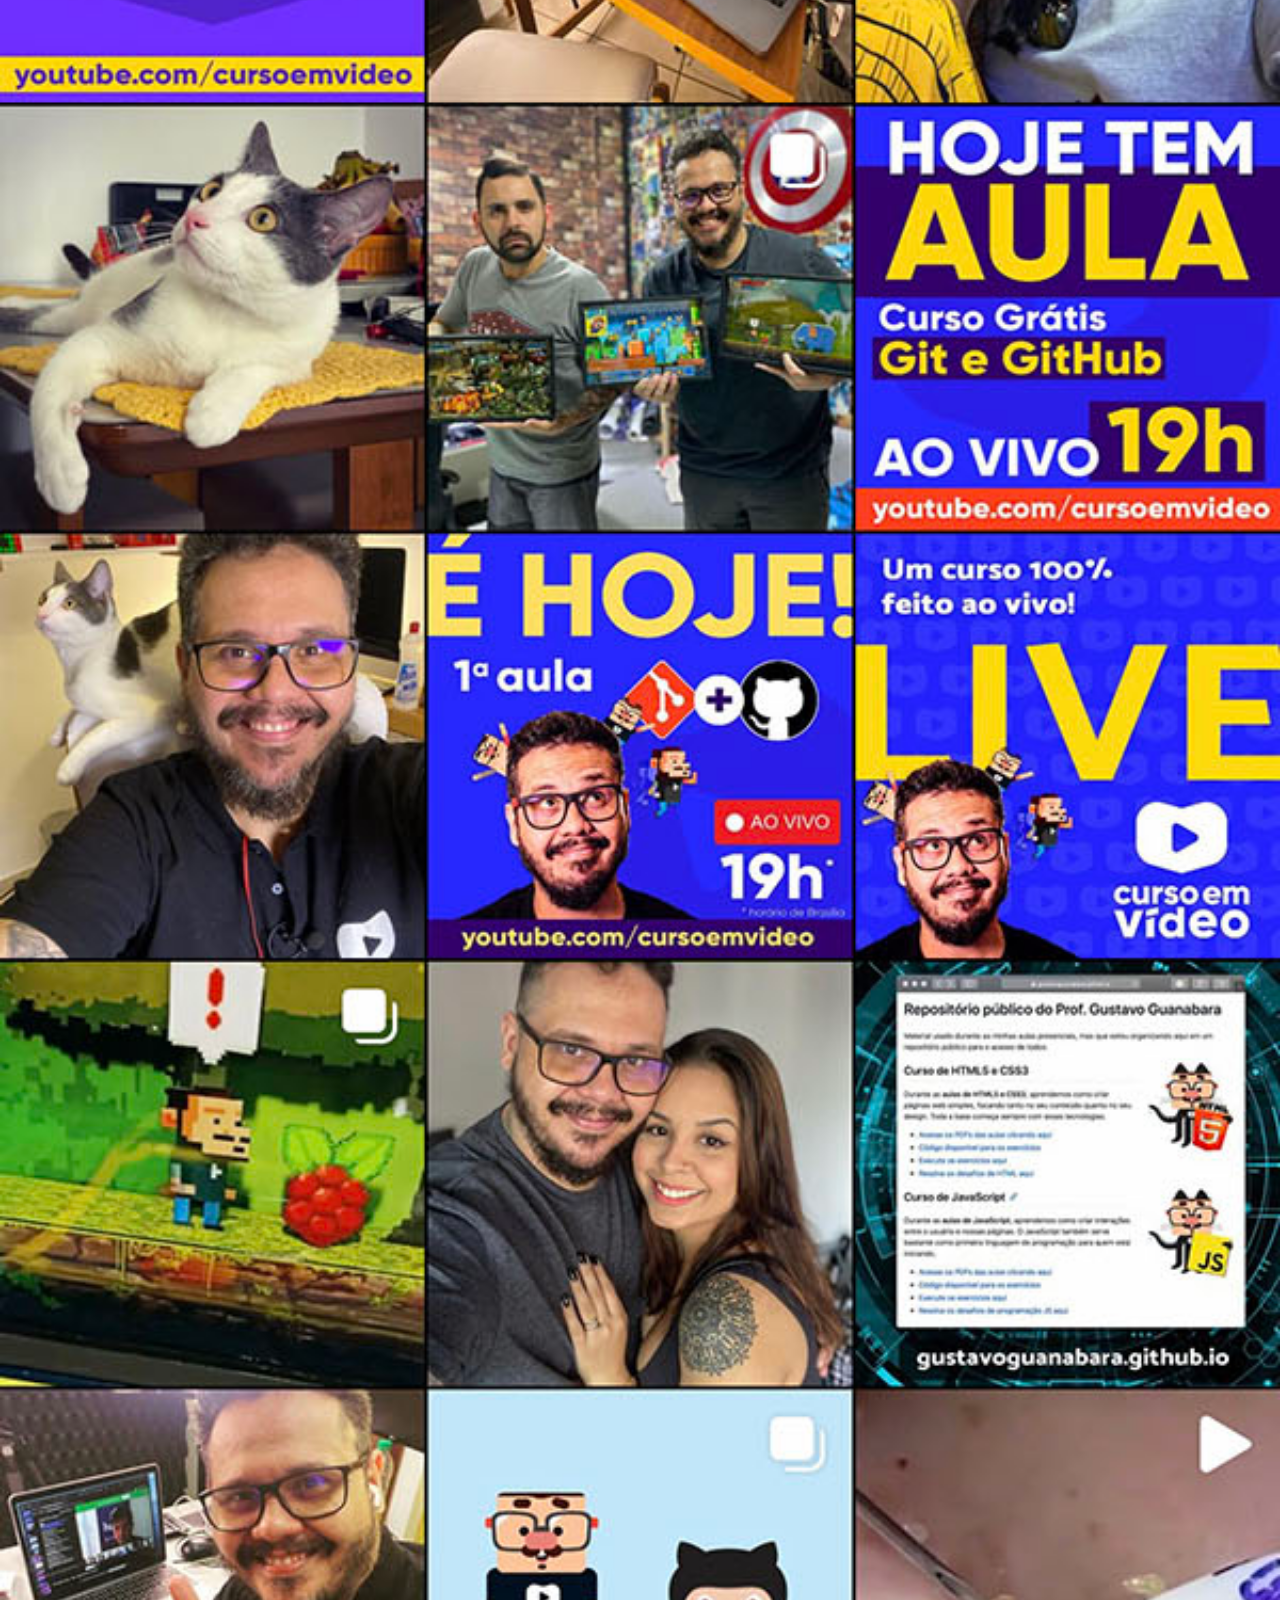
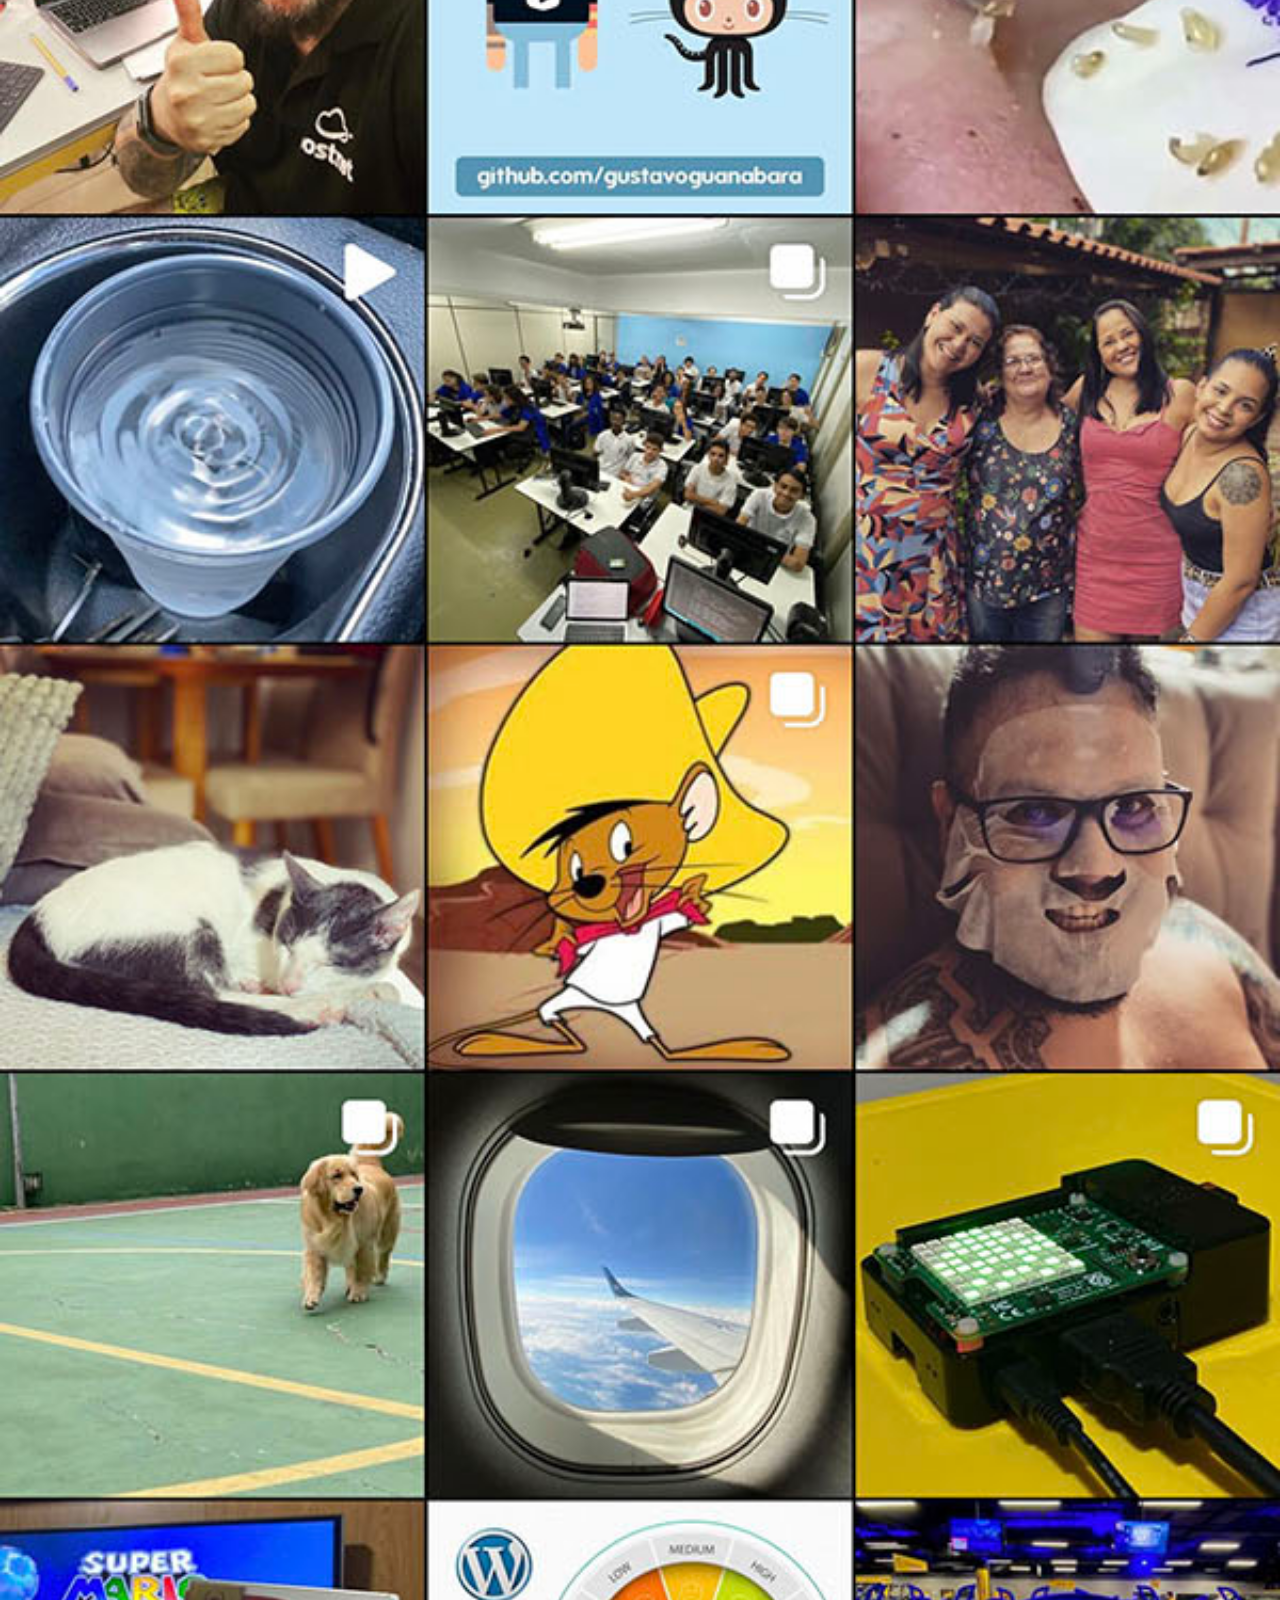
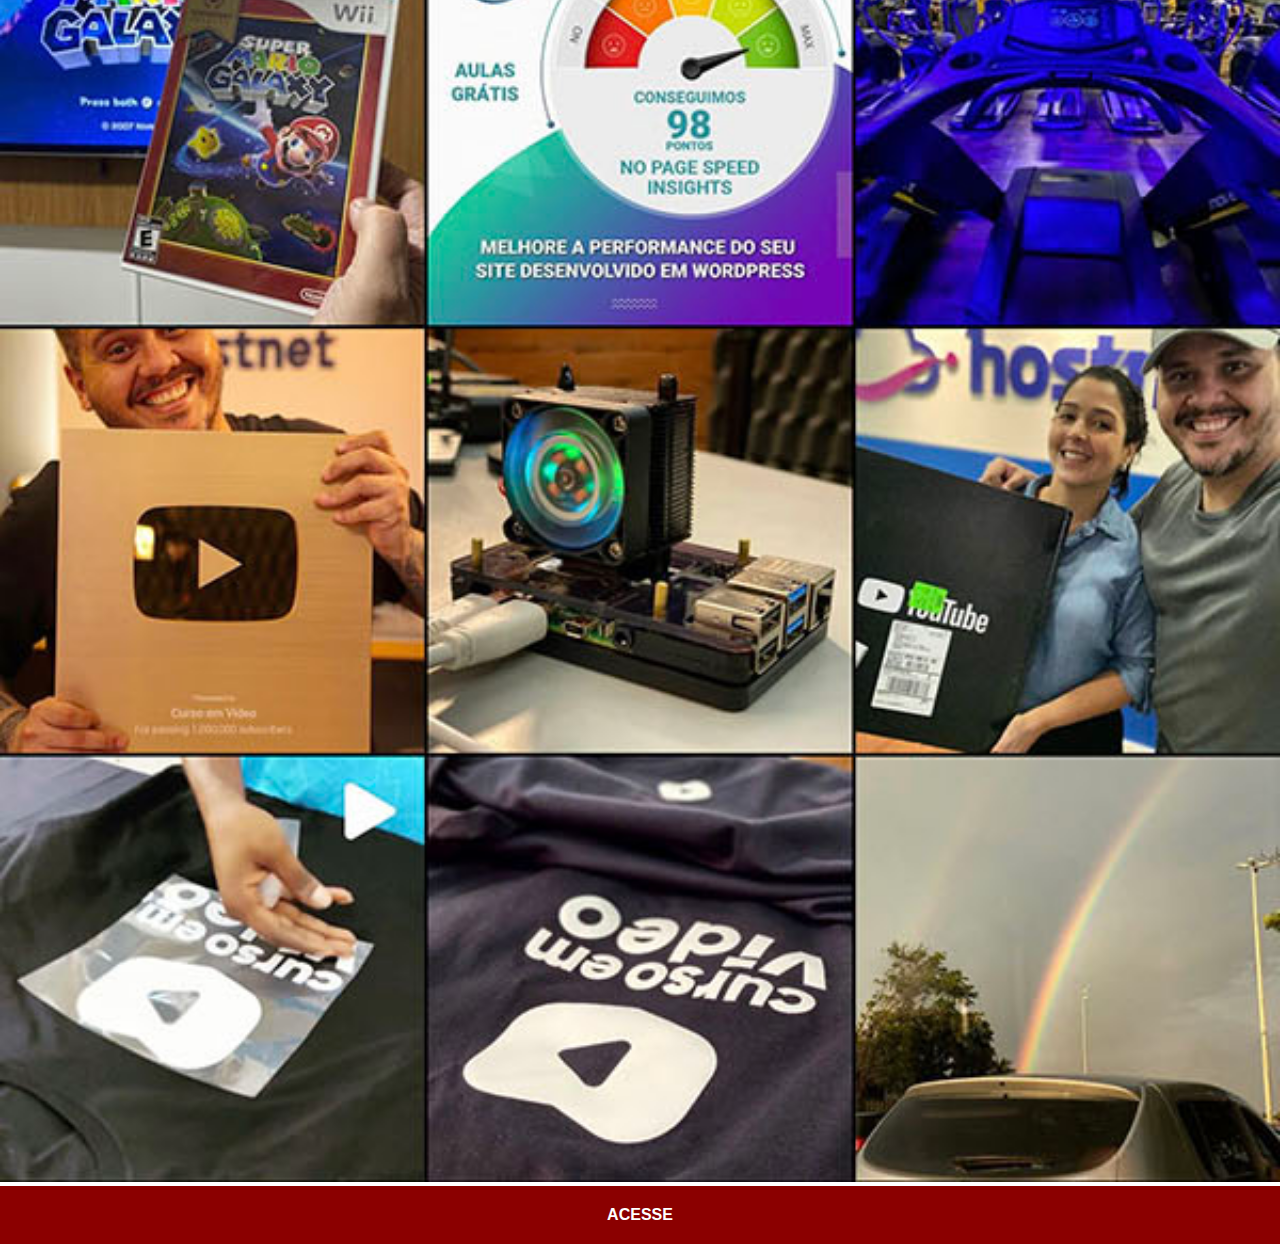
<file: telas/instagram.html>
<!DOCTYPE html>
<html lang="pt-br">
<head>
    <meta charset="UTF-8">
    <meta name="viewport" content="width=device-width, initial-scale=1.0">
    <title>Instagram</title>
    <link rel="stylesheet" href="../estilos/tela.css">
</head>
<body>
    <img src="../imagens/tela-instagram.jpg" alt="Instagram">
    <a href="https://www.instagram.com/gustavoguanabara/" target="_blank">ACESSE</a>
</body>
</html>
</file>
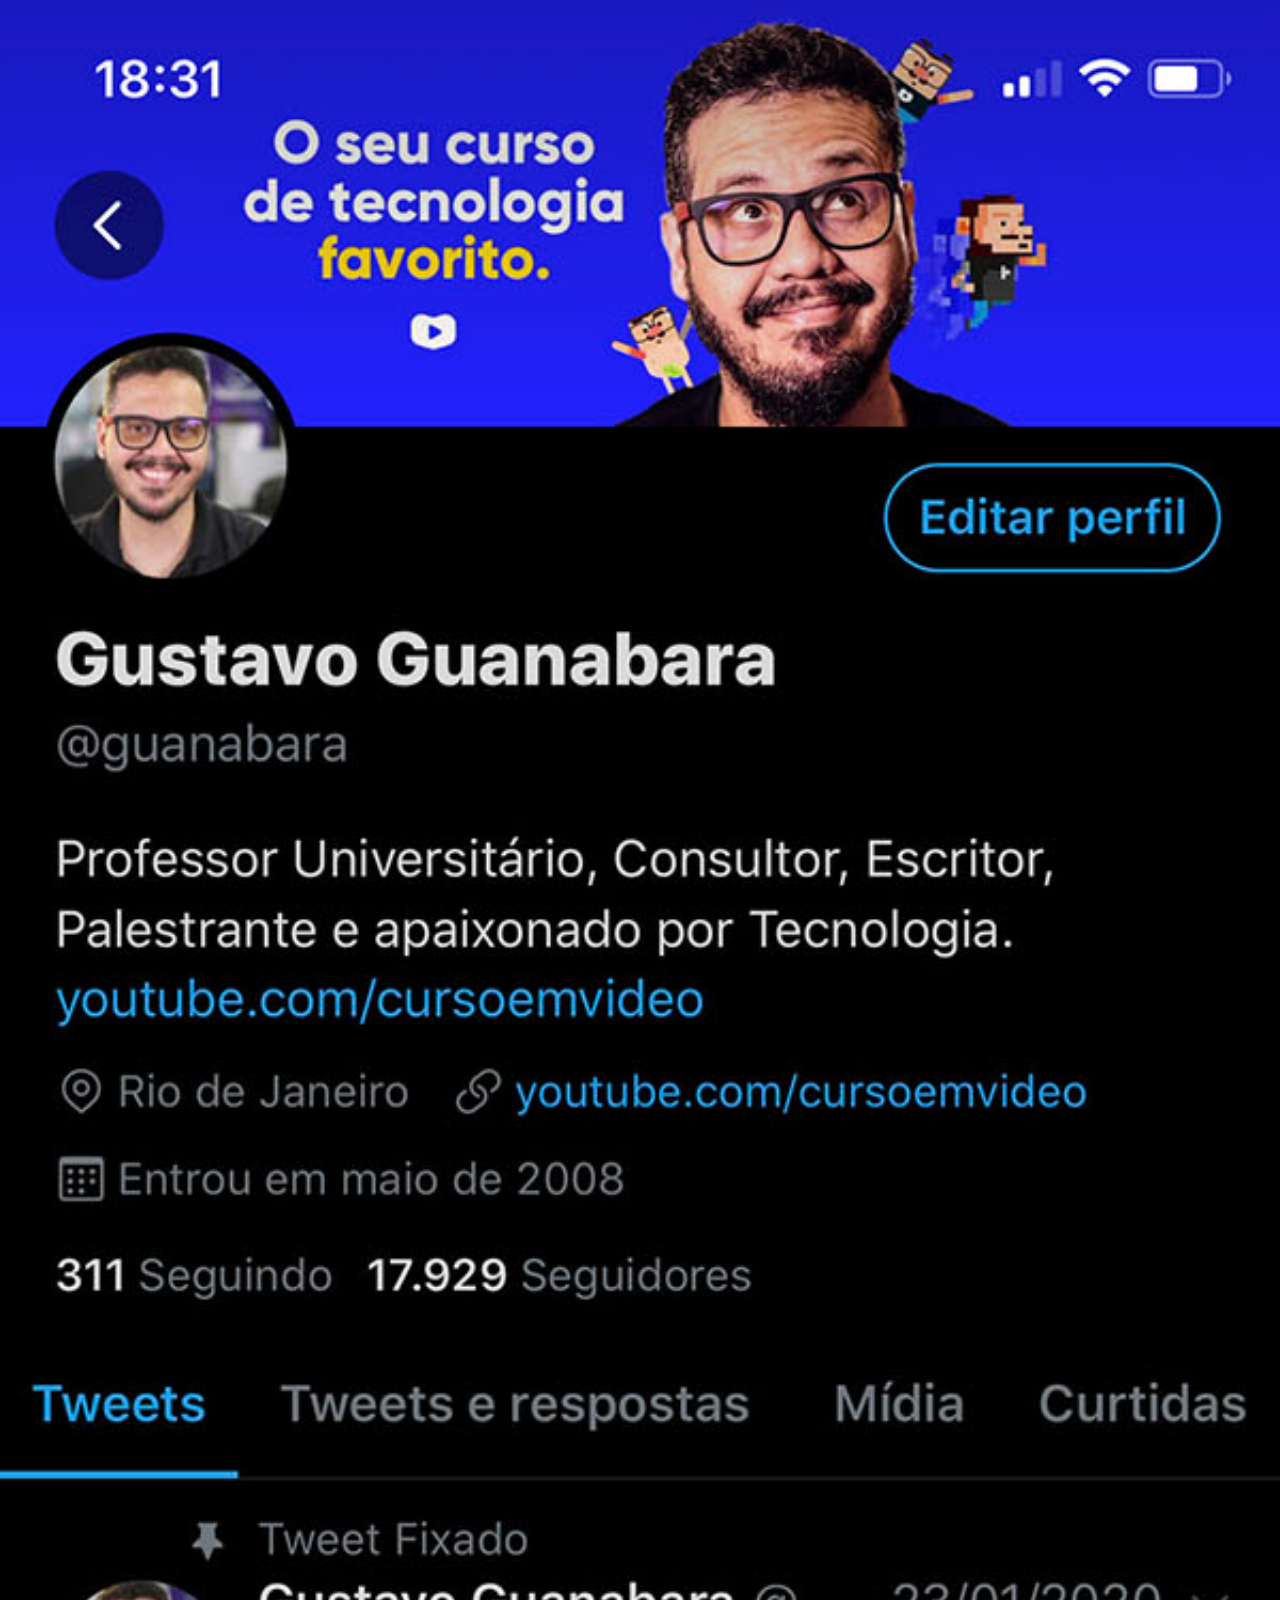
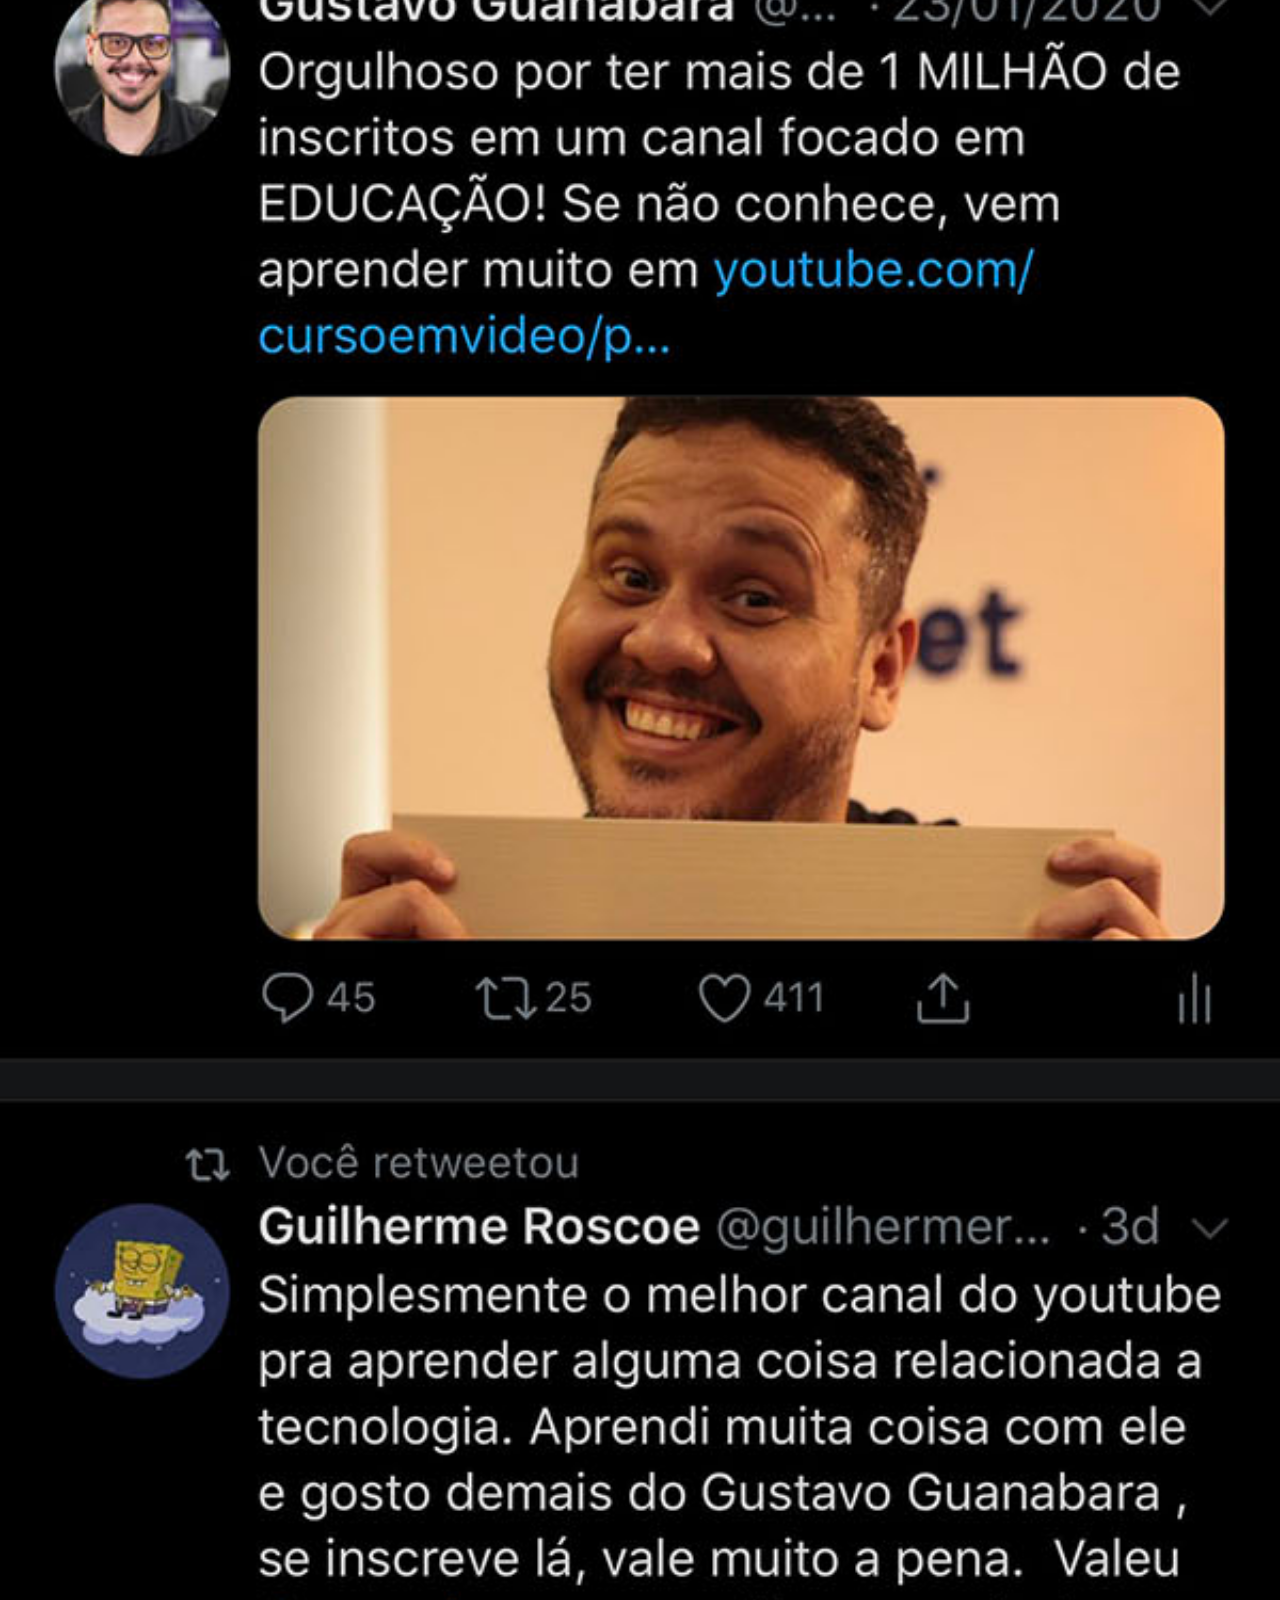
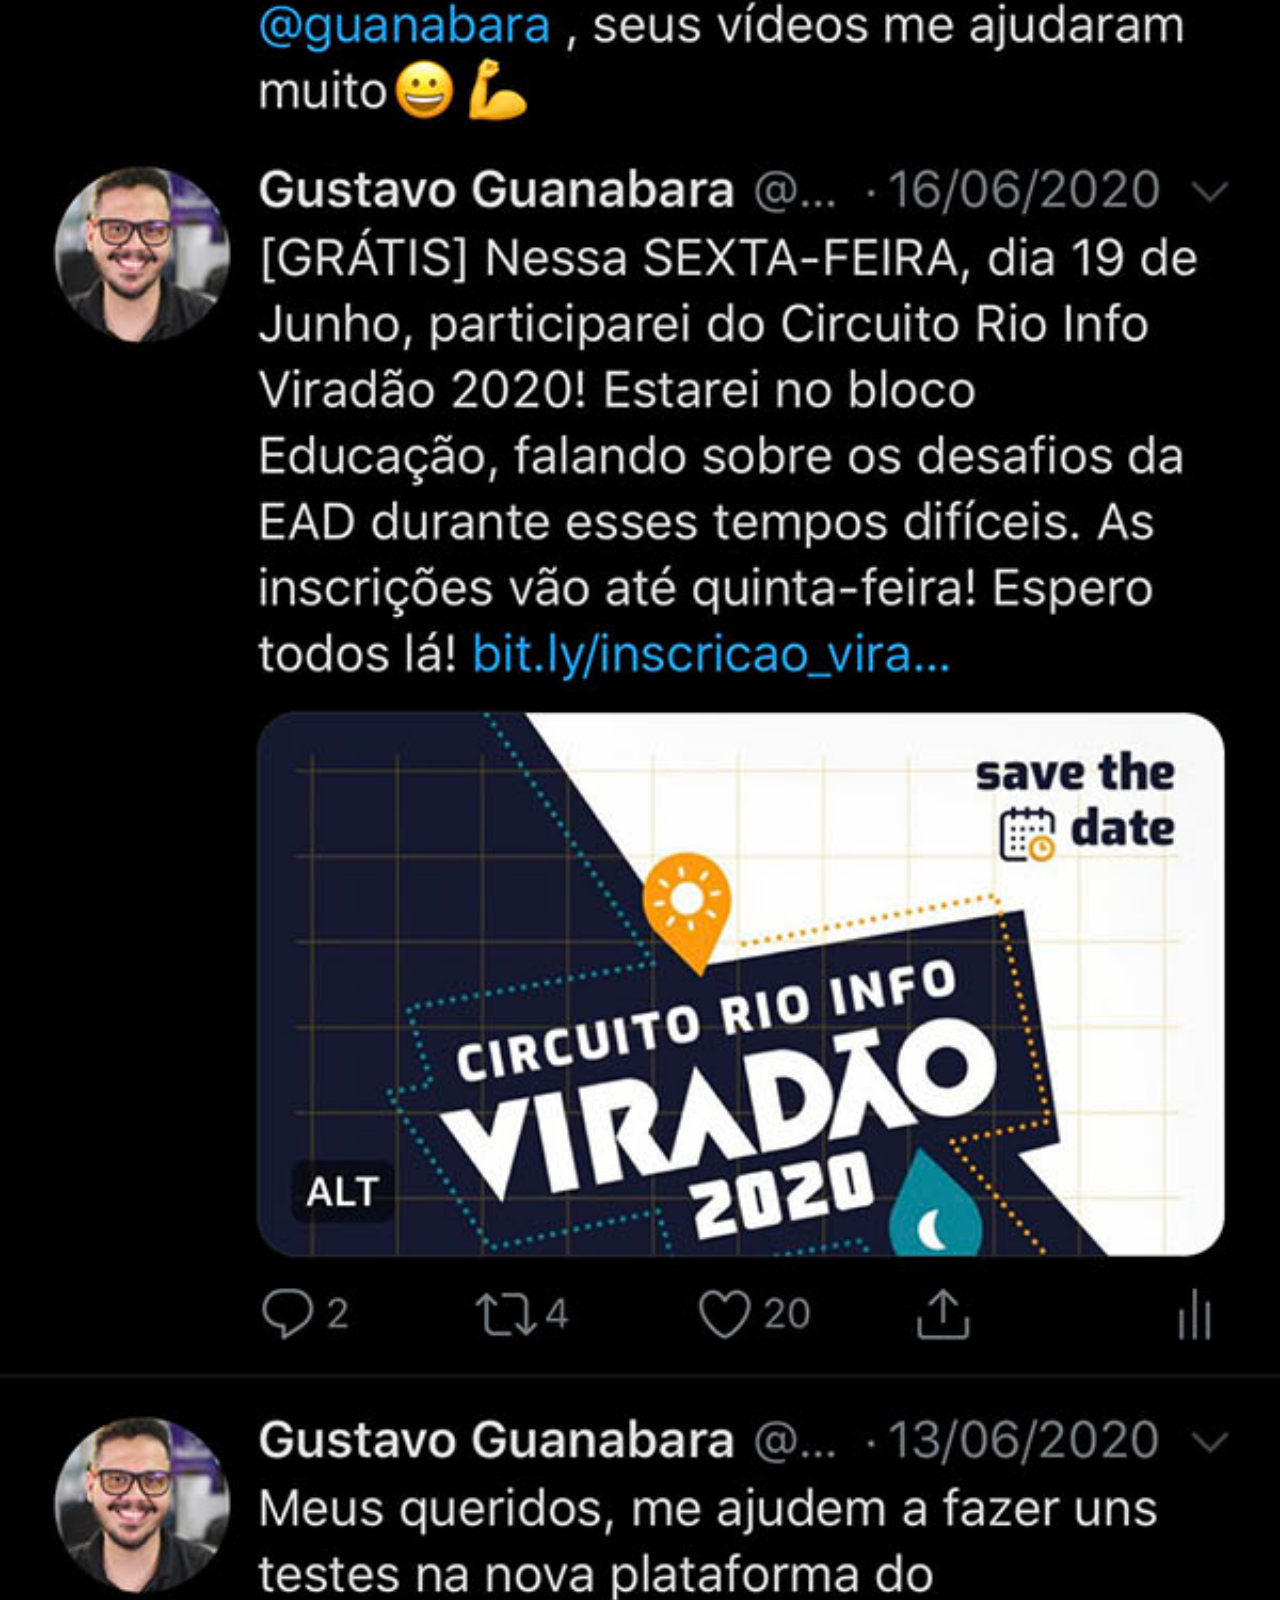
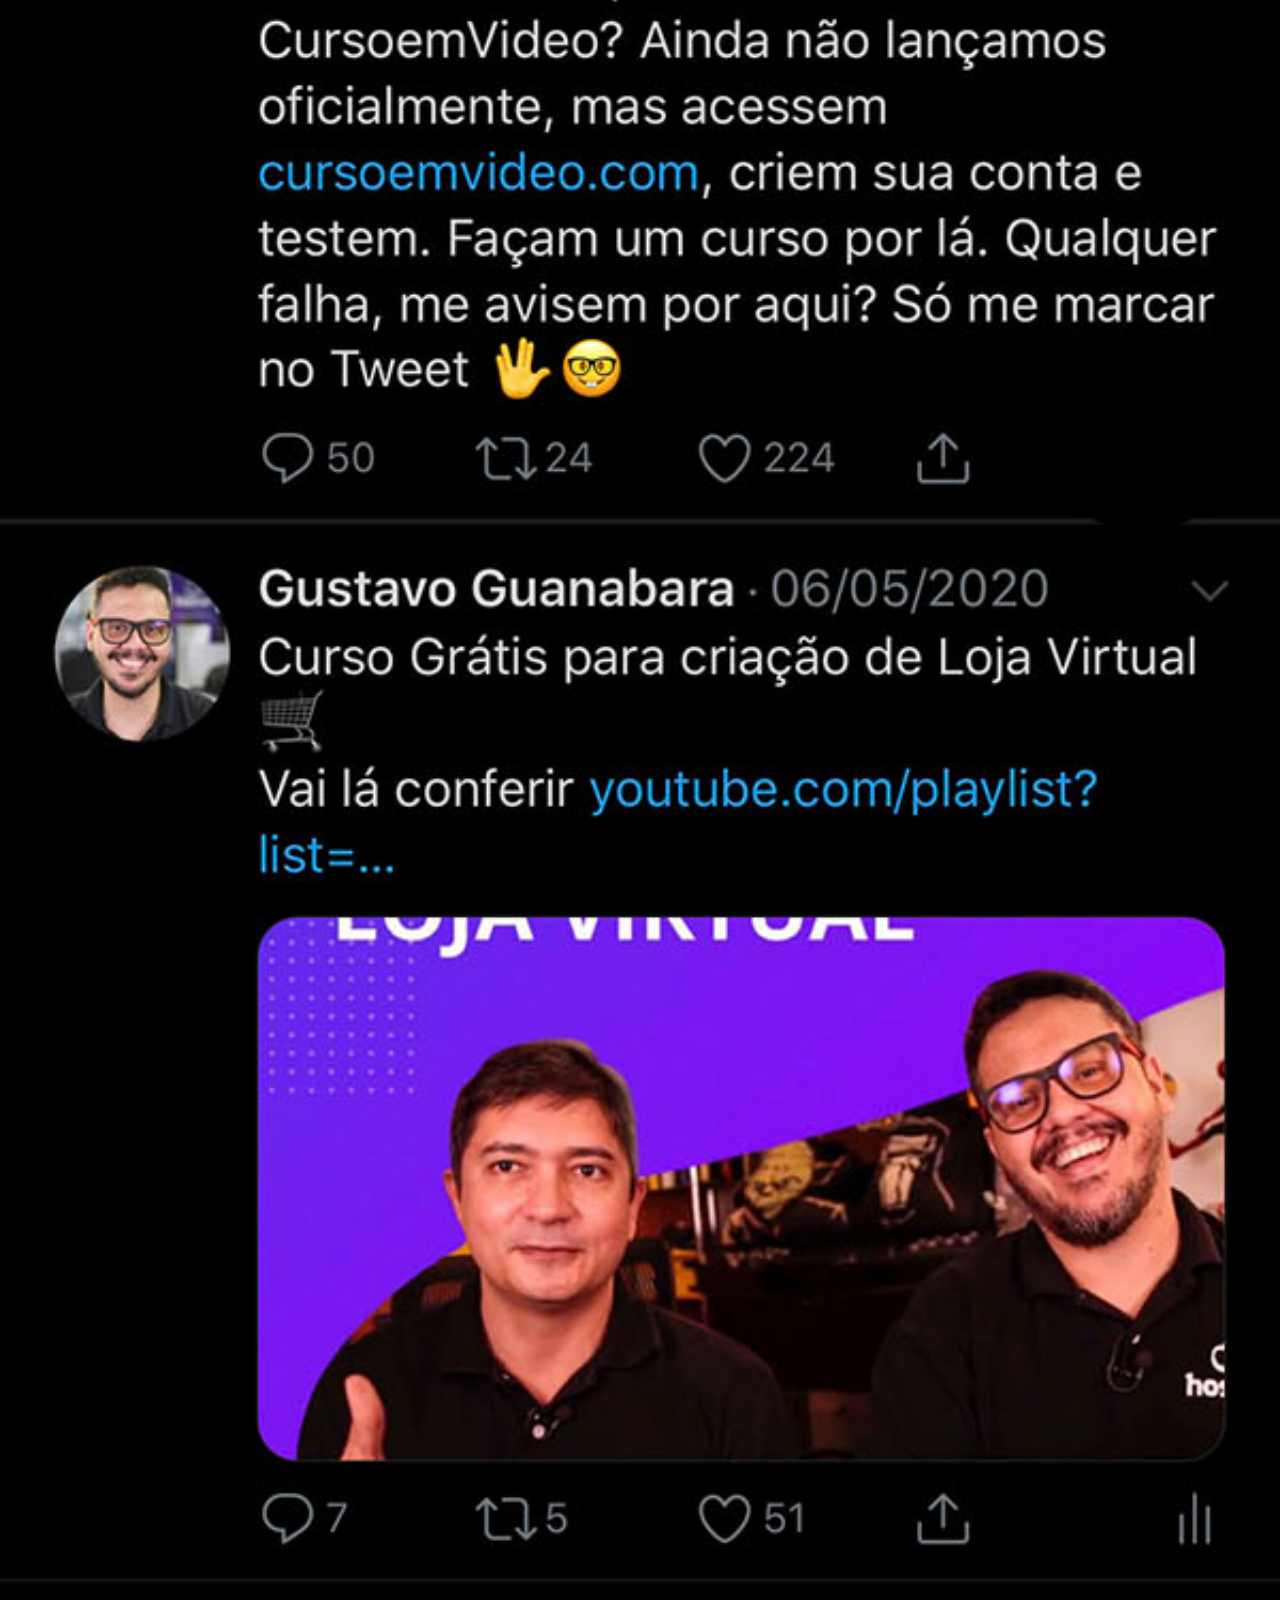
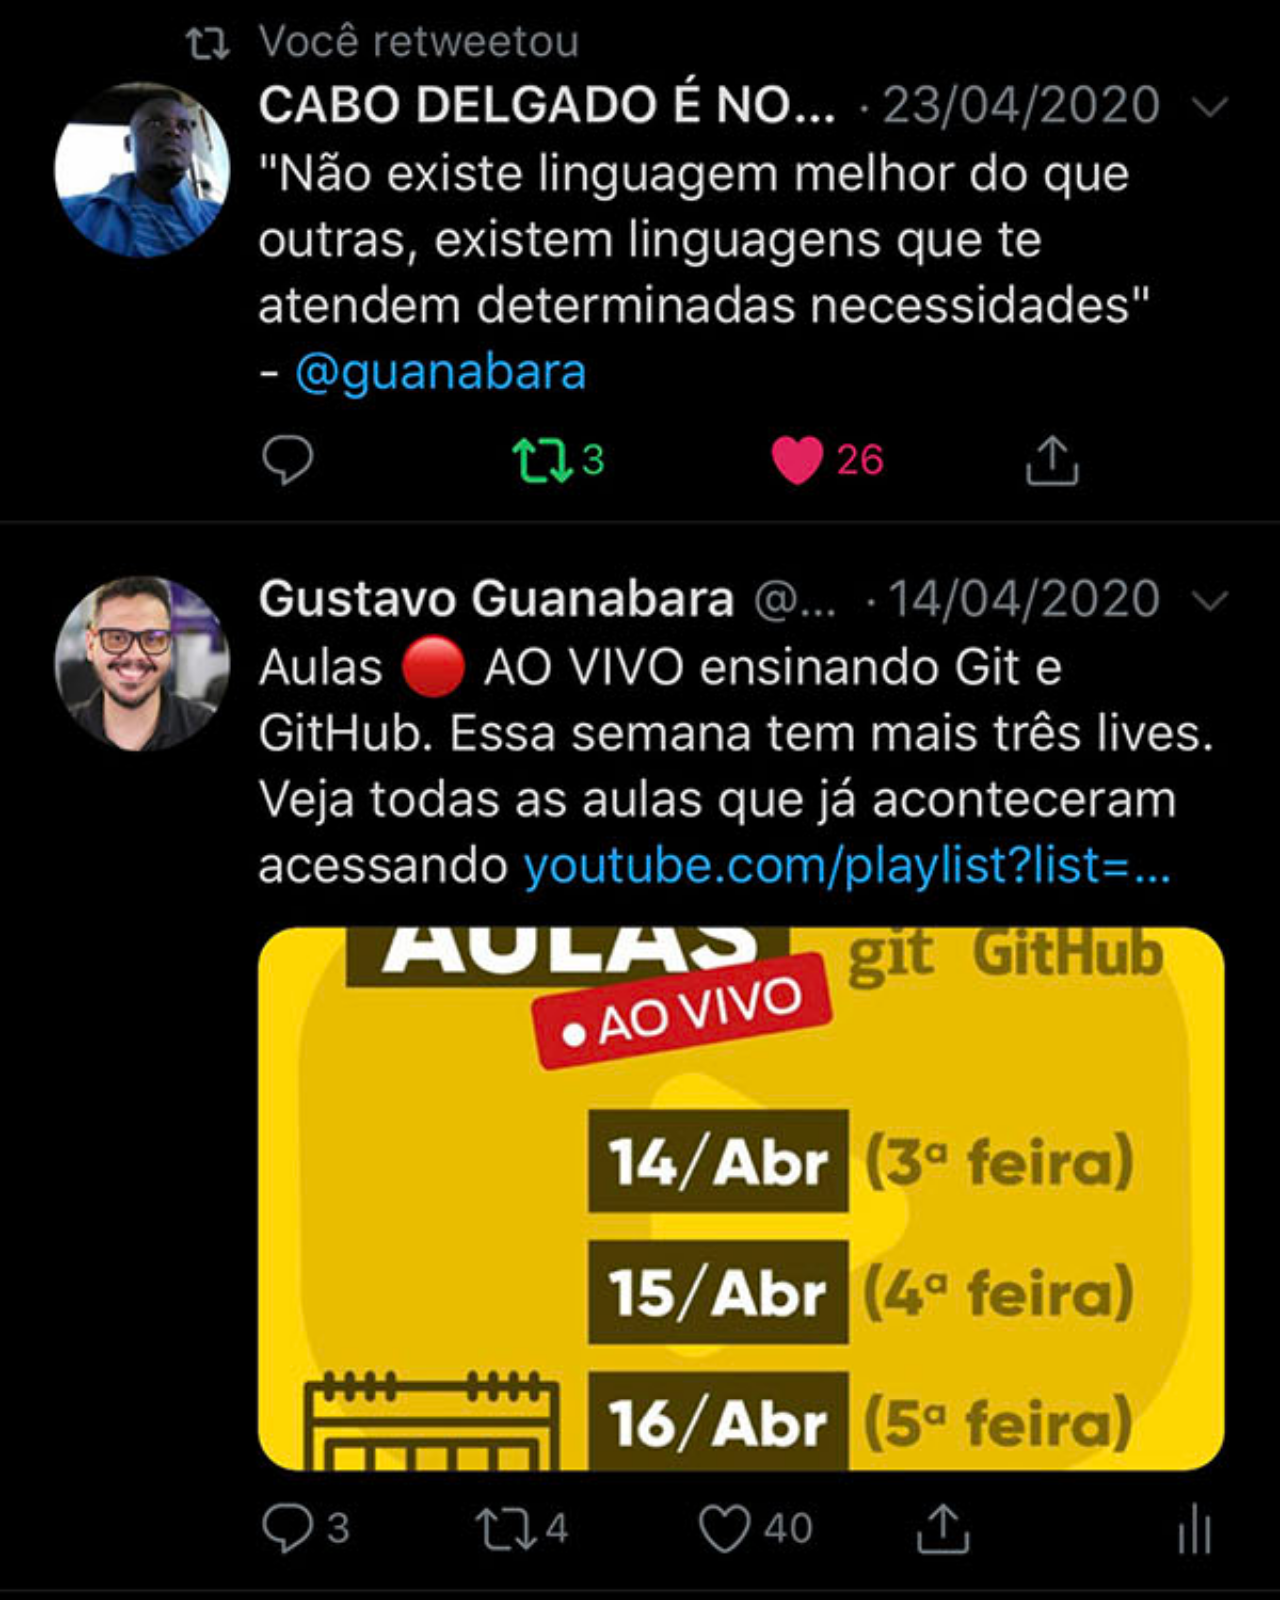
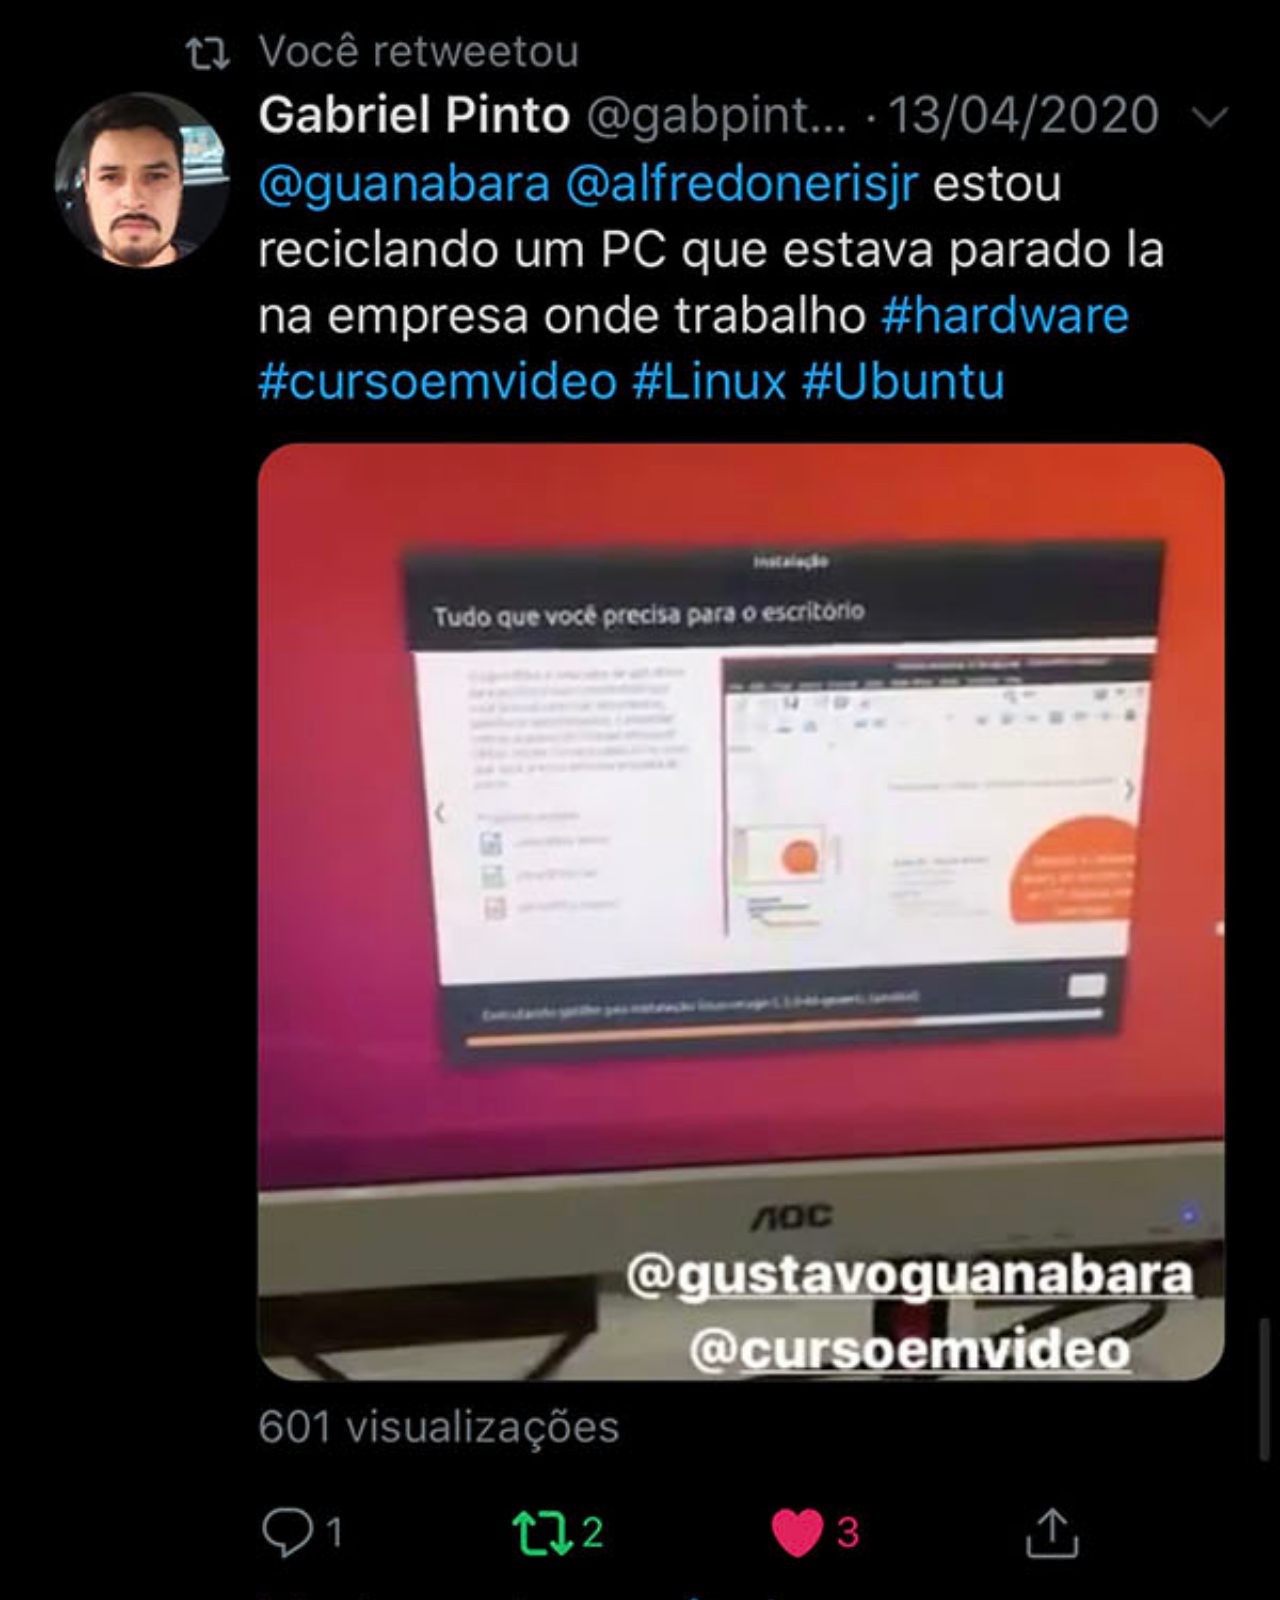
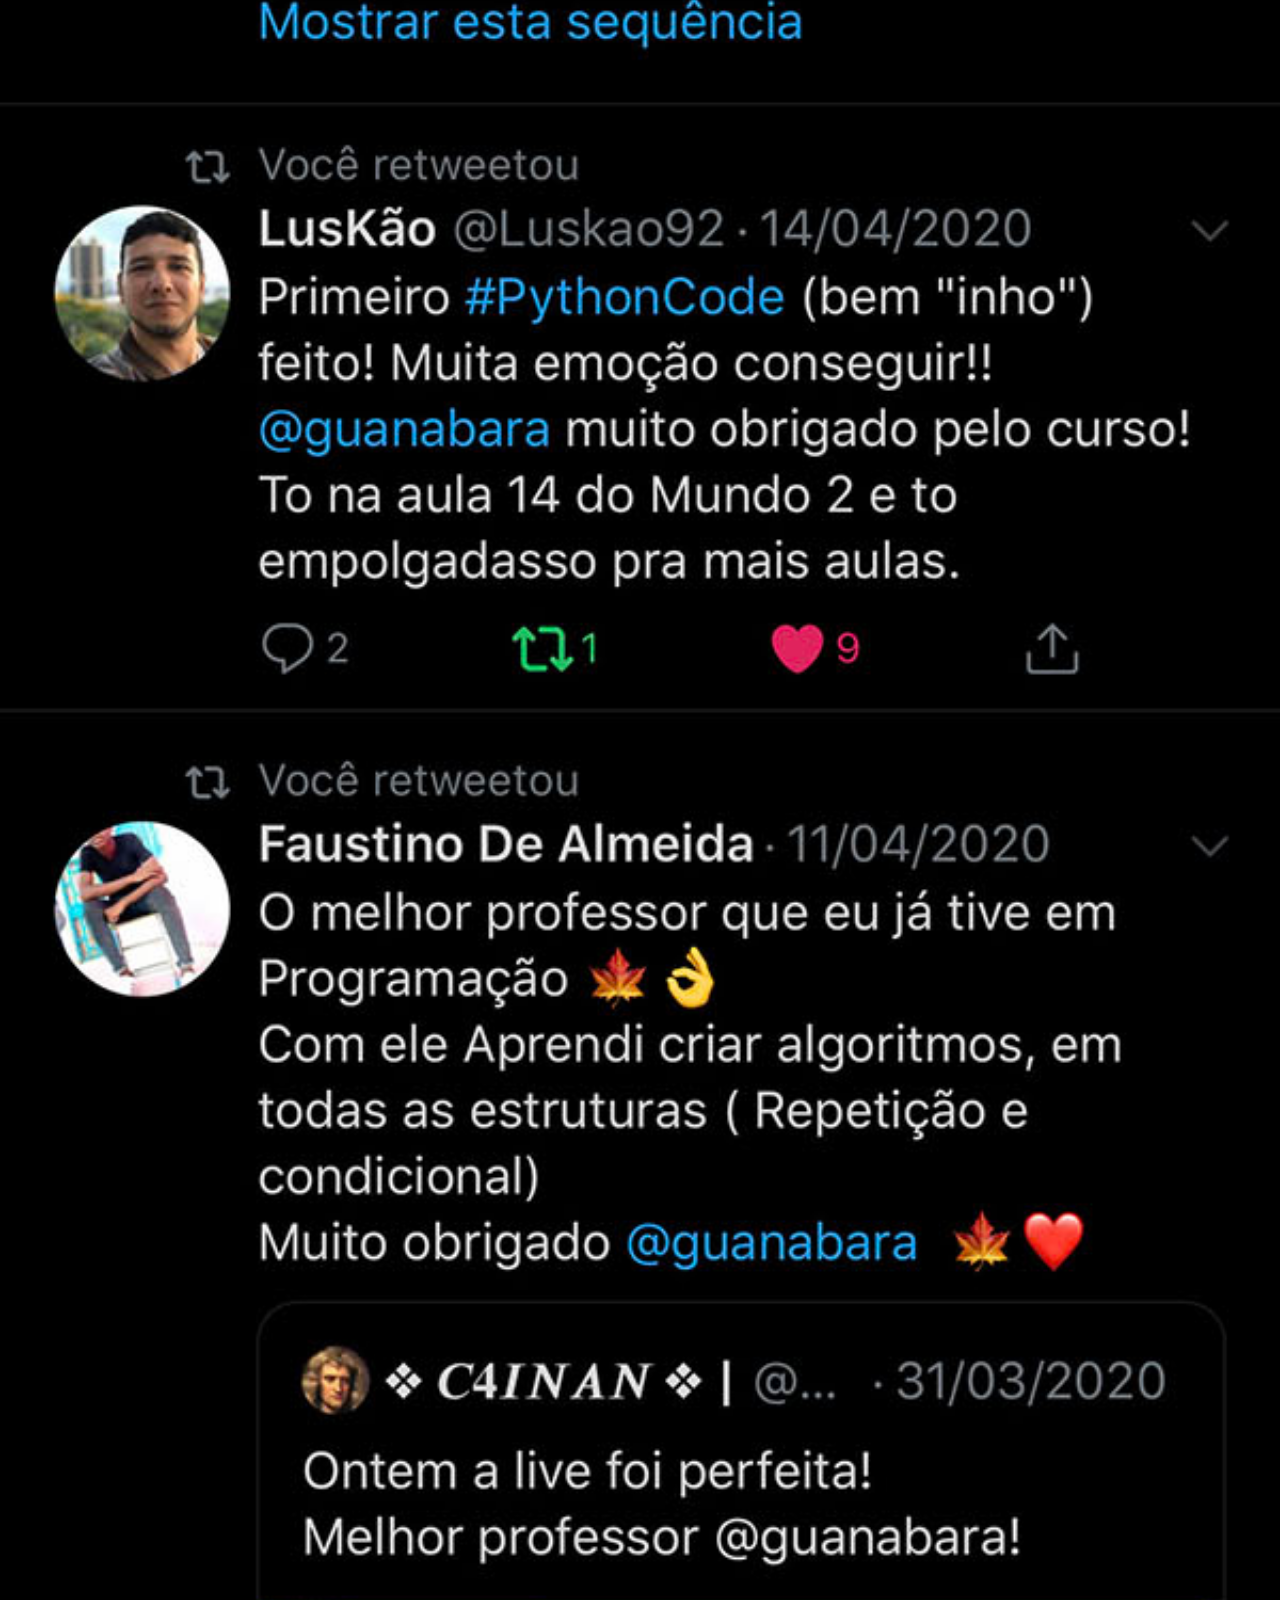
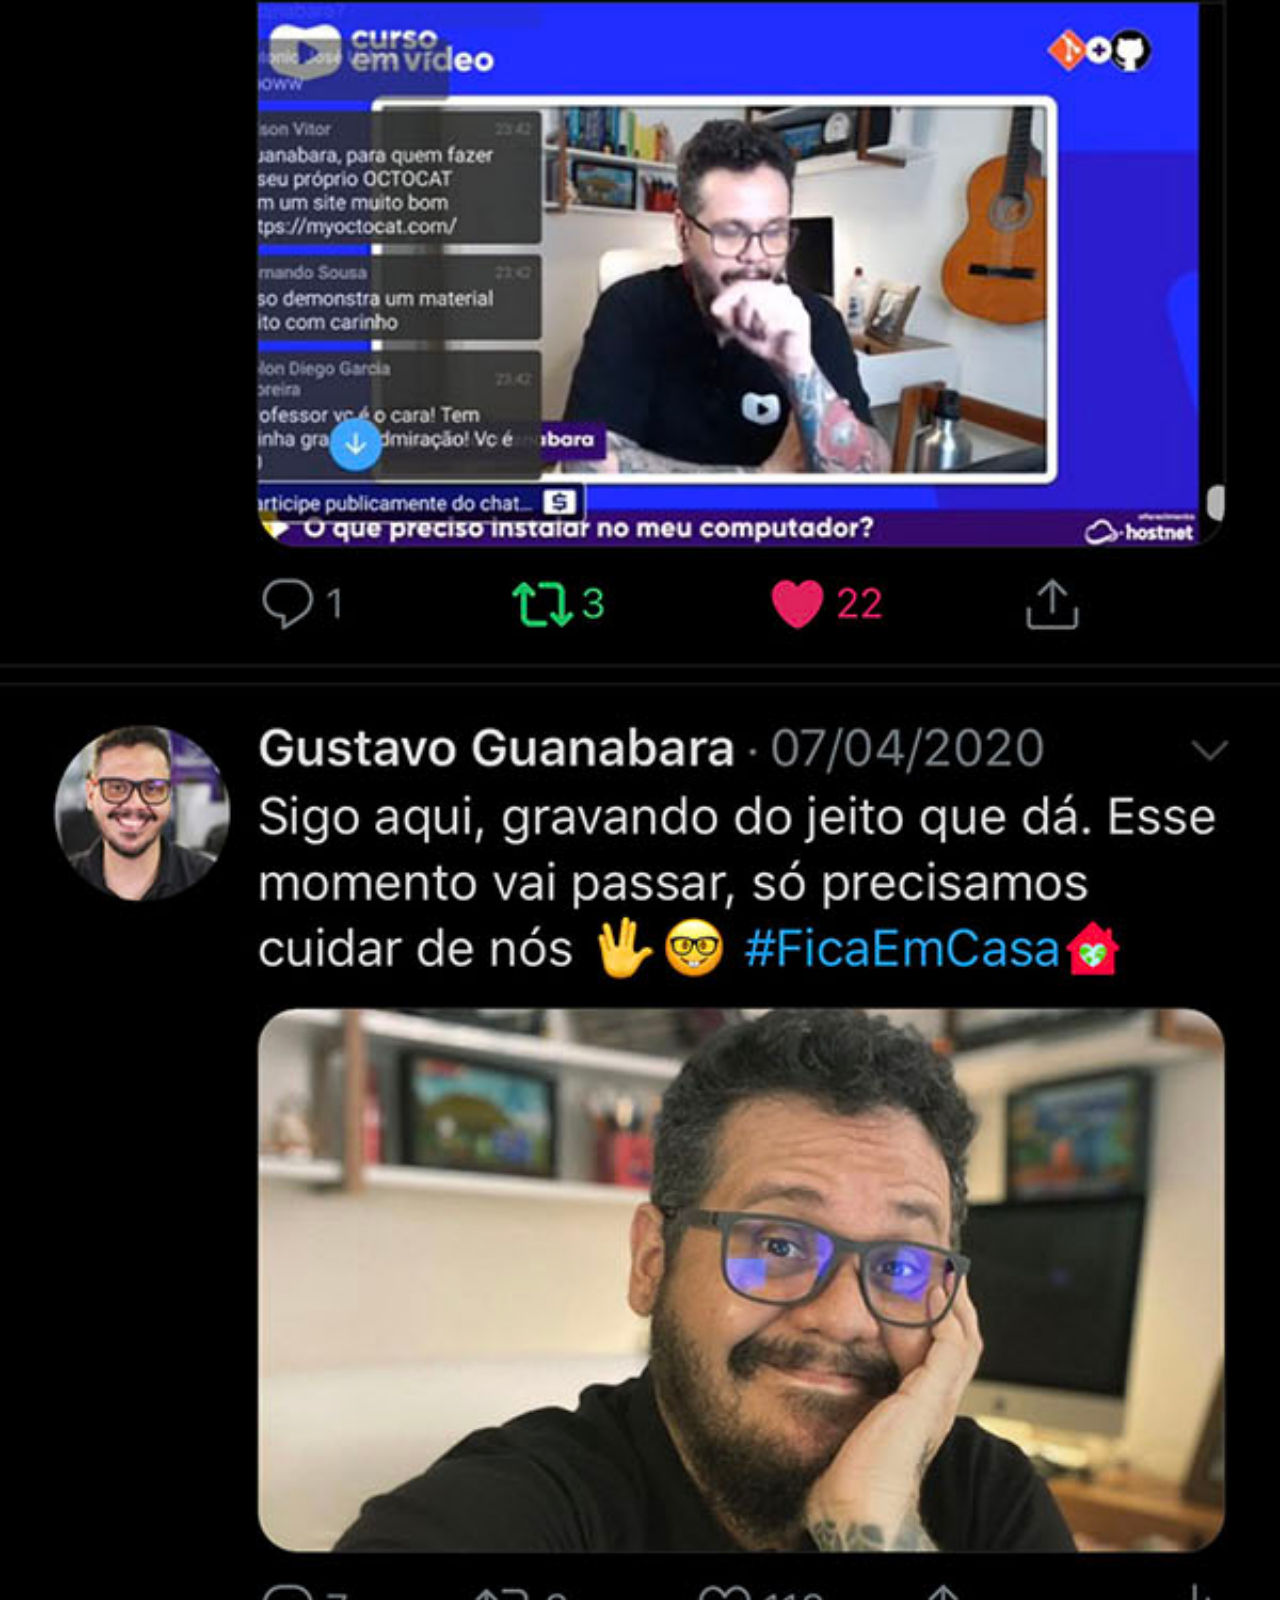
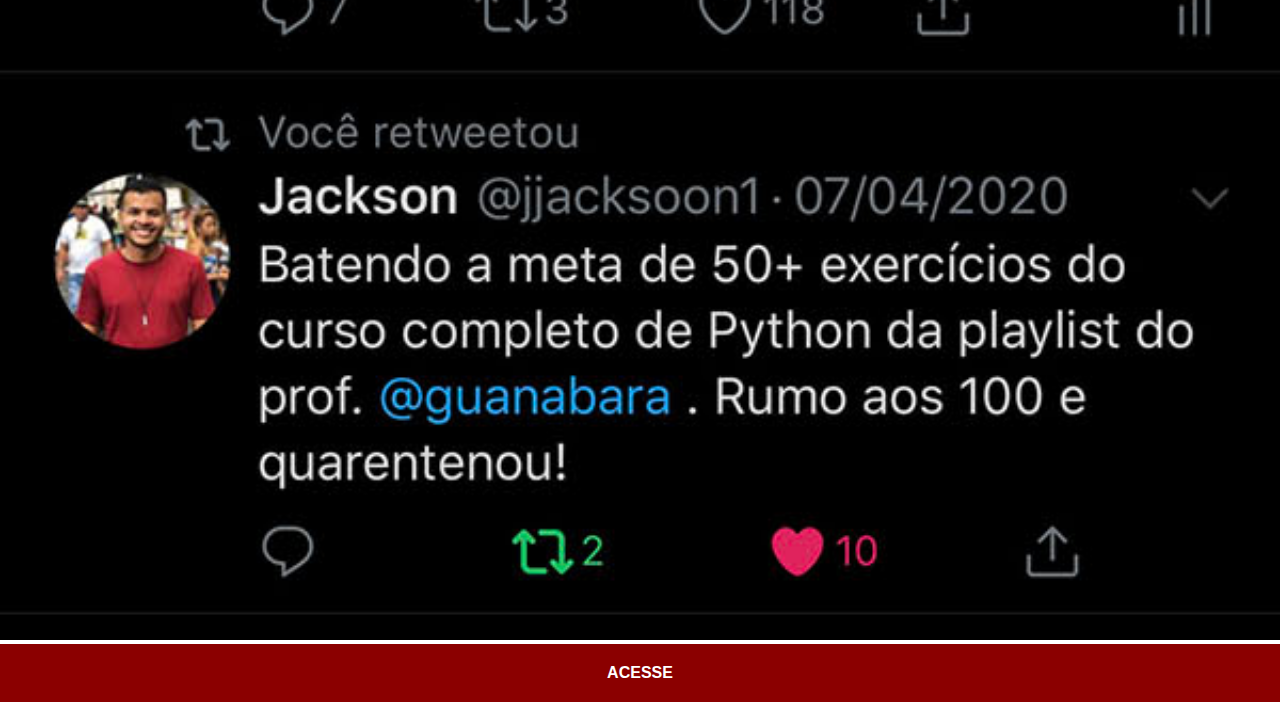
<file: telas/twitter.html>
<!DOCTYPE html>
<html lang="pt-br">
<head>
    <meta charset="UTF-8">
    <meta name="viewport" content="width=device-width, initial-scale=1.0">
    <title>Twitter</title>
    <link rel="stylesheet" href="../estilos/tela.css">
</head>
<body>
    <img src="../imagens/tela-twitter.jpg" alt="Twitter">
    <a href="https://www.twitter.com/guanabara/" target="_blank">ACESSE</a>
</body>
</html>
</file>
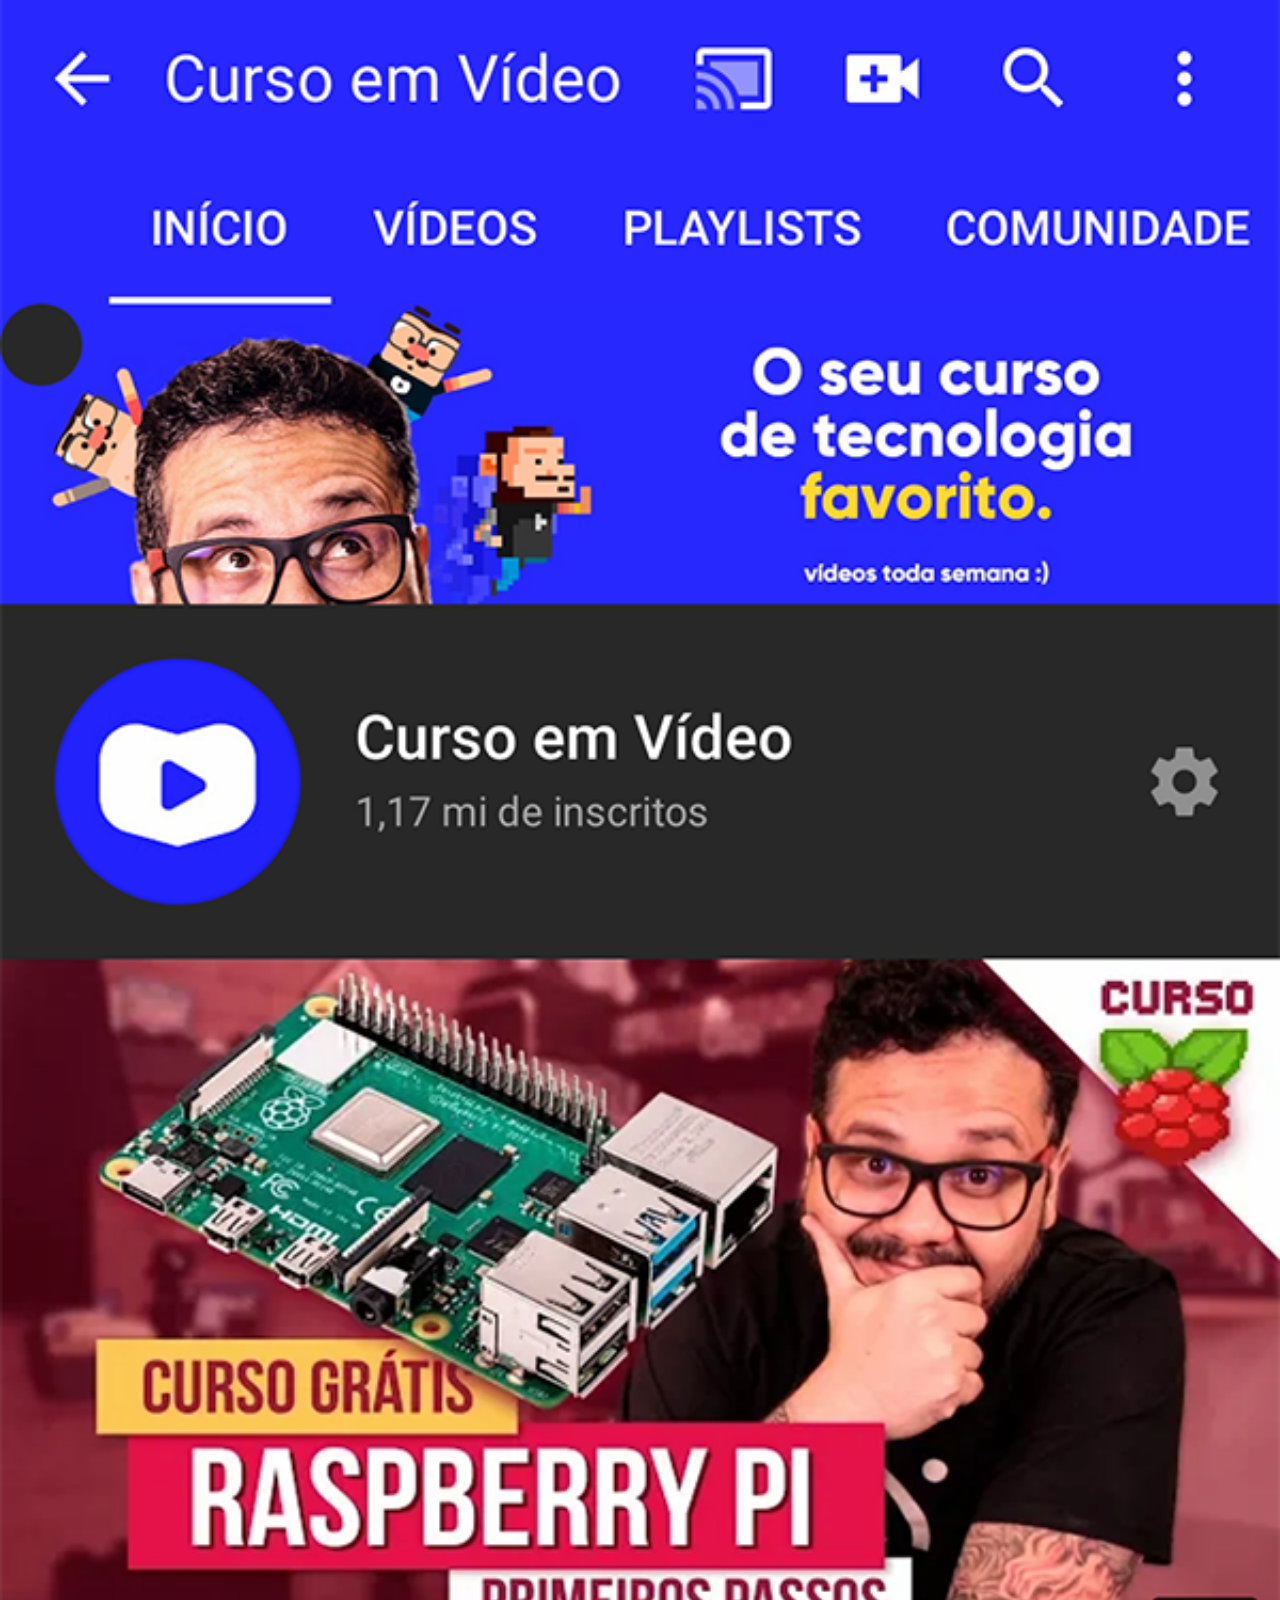
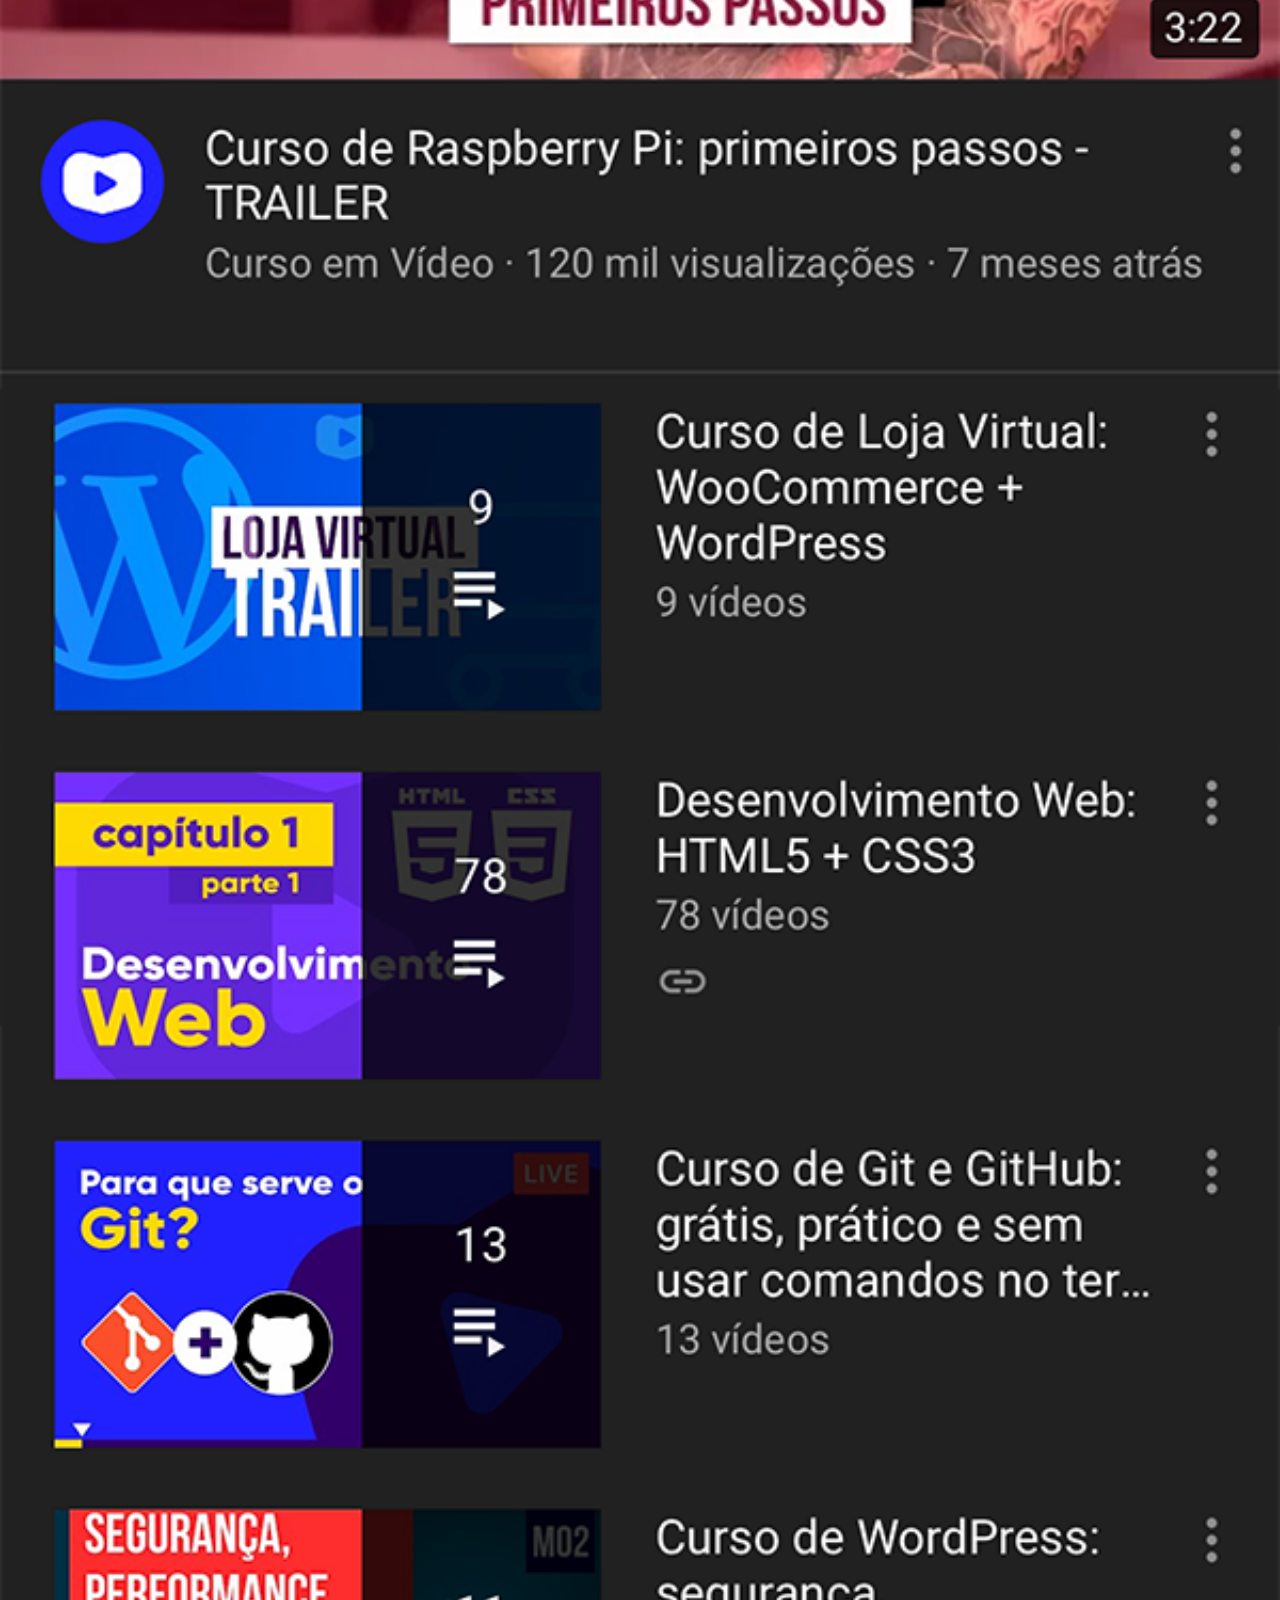
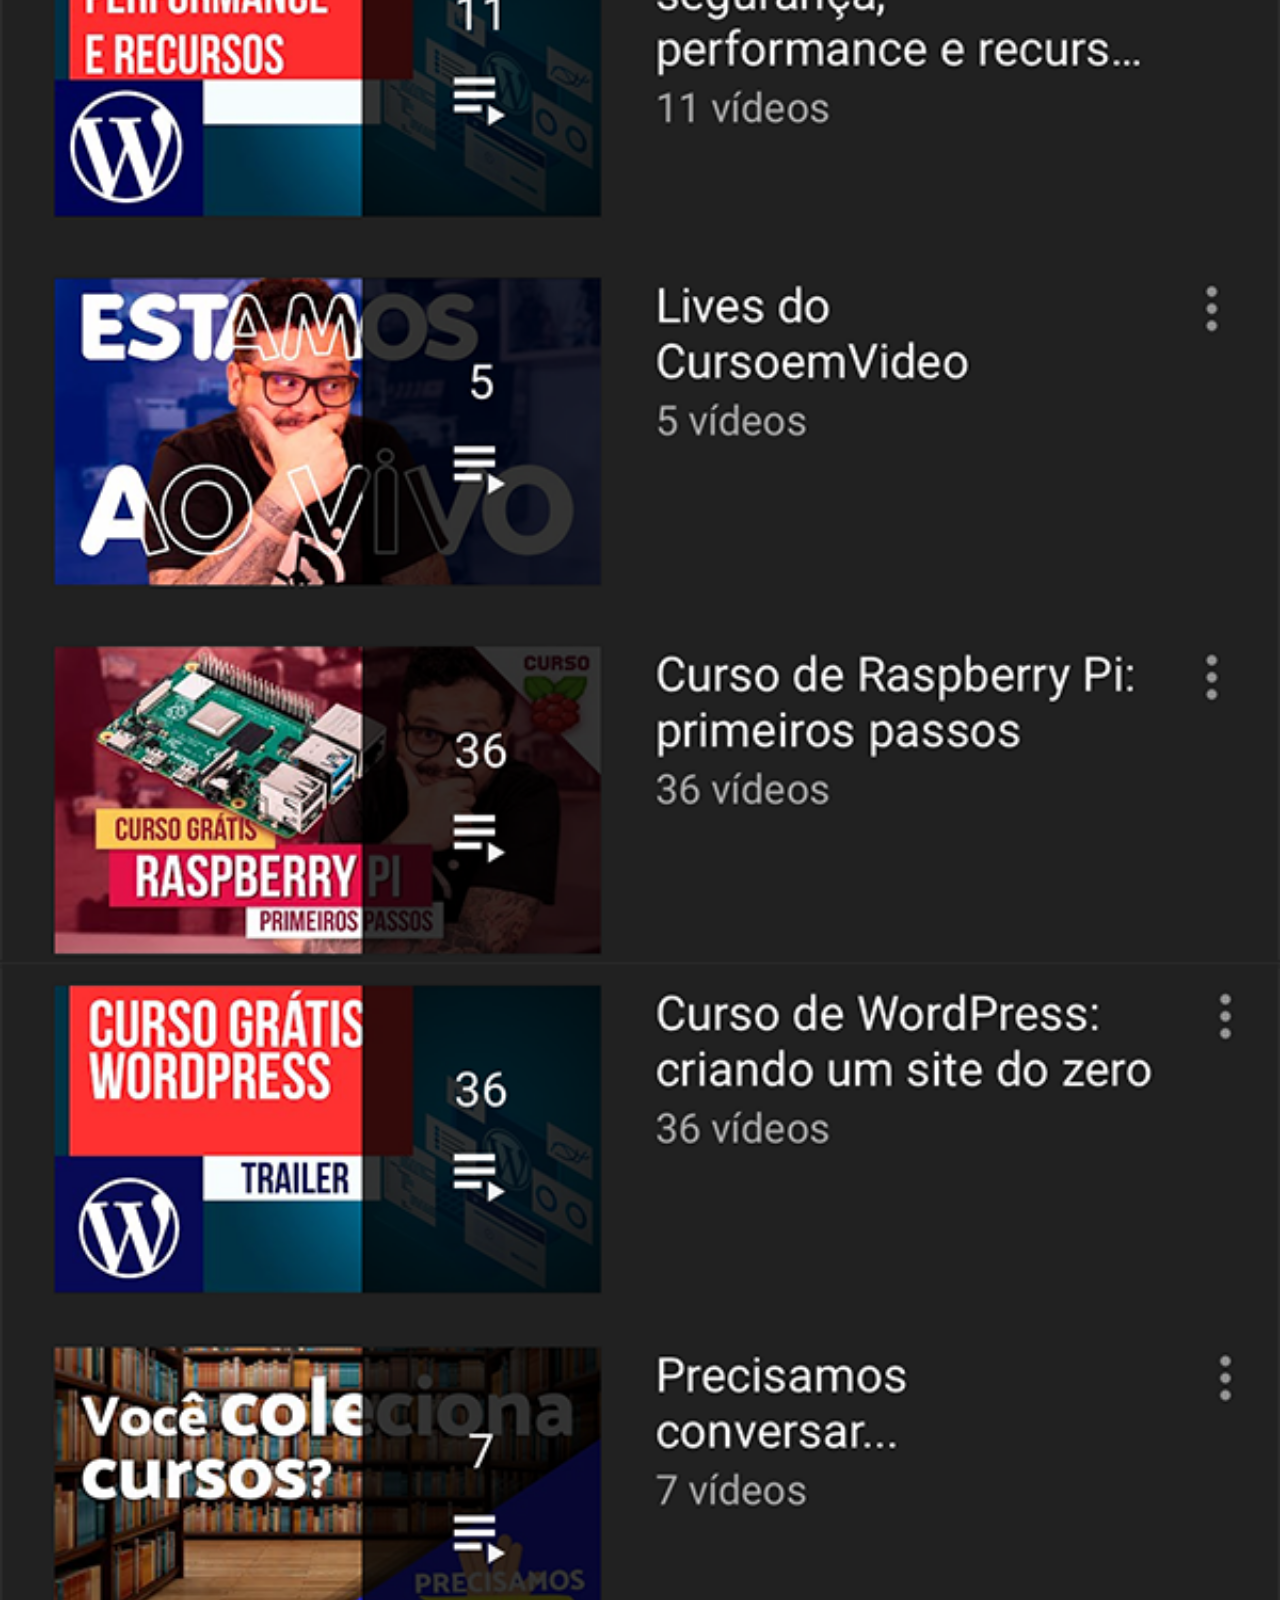
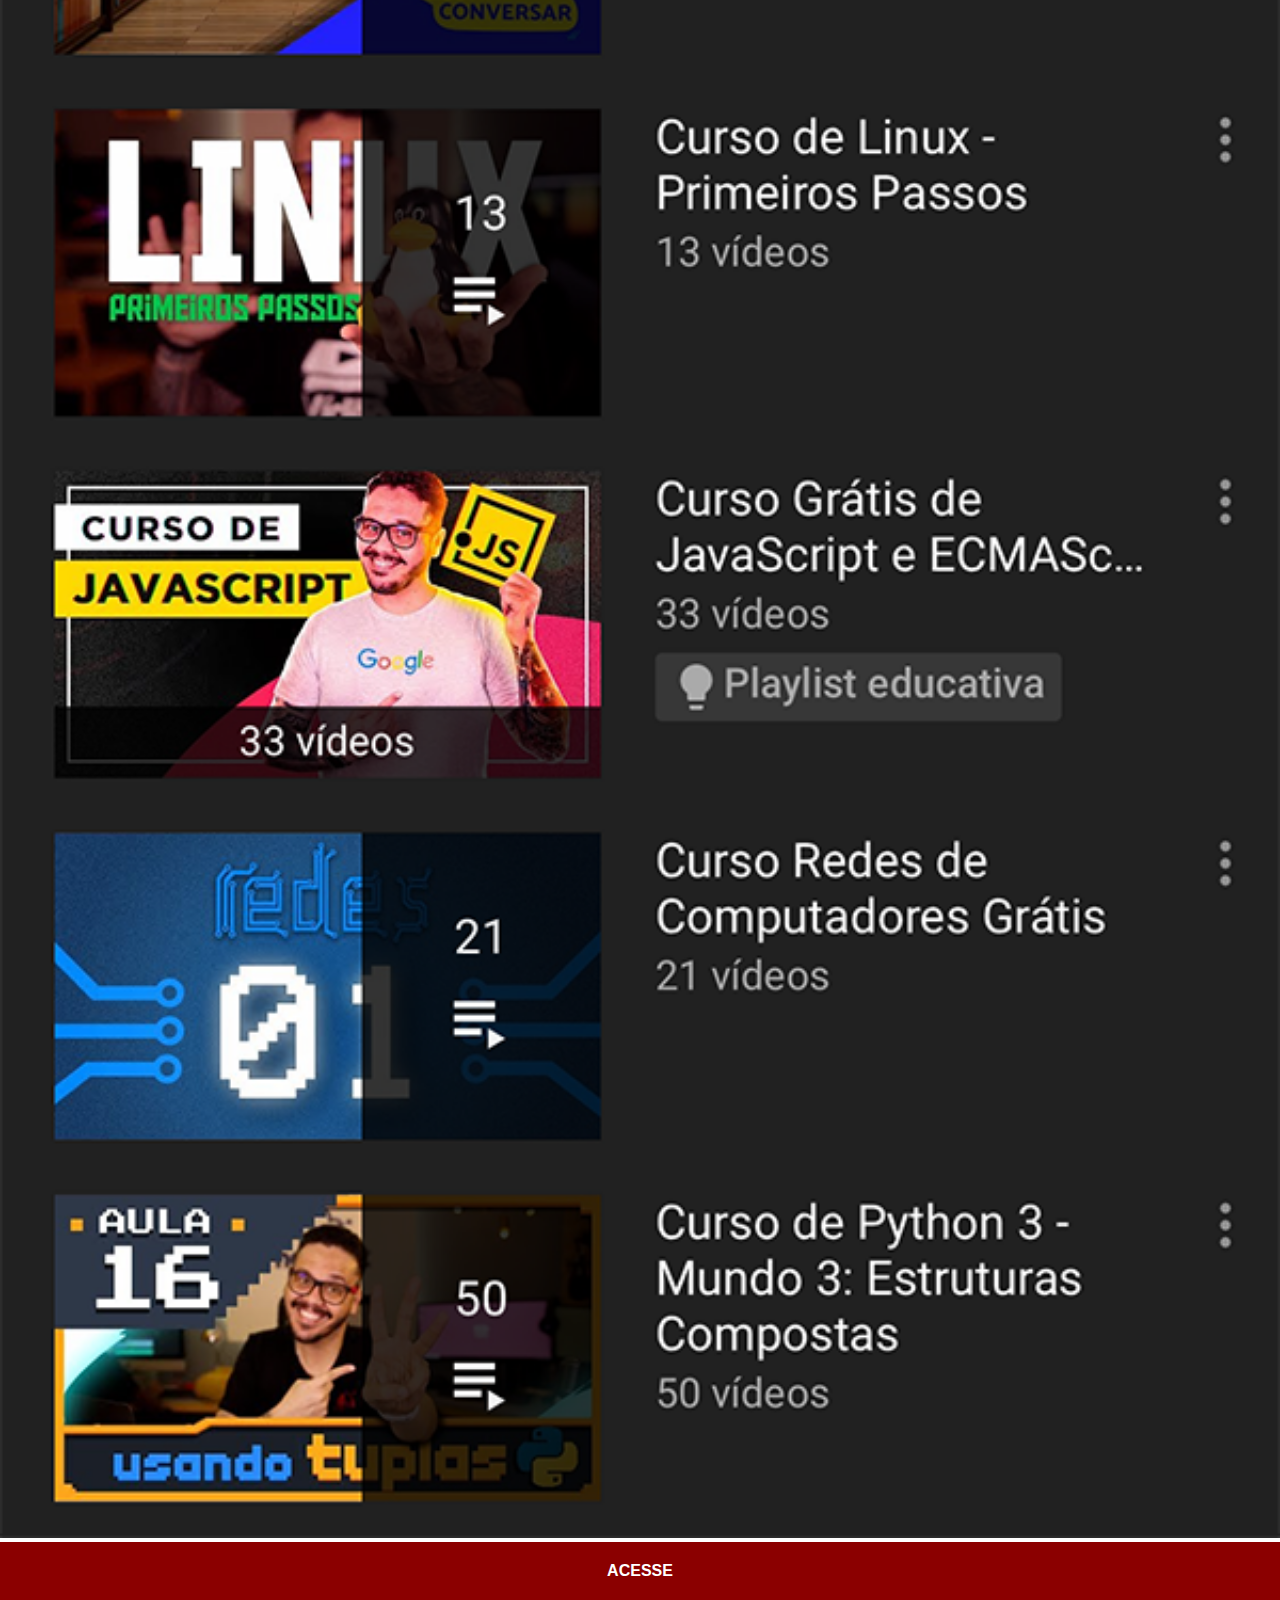
<file: telas/youtube.html>
<!DOCTYPE html>
<html lang="pt-br">
<head>
    <meta charset="UTF-8">
    <meta name="viewport" content="width=device-width, initial-scale=1.0">
    <title>YouTube</title>
    <link rel="stylesheet" href="../estilos/tela.css">
</head>
<body>
    <img src="../imagens/tela-youtube.png" alt="YouTube">
    <a href="https://www.youtube.com/CursoemVideo" target="_blank">ACESSE</a>
</body>
</html>
</file>
<file: estilos/style.css>
@charset "UTF-8";

* {
    margin: 0px;
    padding: 0px;
    font-family: Arial, Helvetica, sans-serif;
}

html, body {
    height: 100vh;
    width: 100vw;
    background-color: black;
}

body {
    background-image: url('../imagens/fundo-madeira.jpg');
    background-position: top center;
    background-repeat: no-repeat;
    background-size: cover;
    background-attachment: fixed;
}

main {
    position: relative;
    height: 100vh;
}

section#telefone {
    position: absolute;
    top: 50%;
    left: 50%;
    transform: translate(-50%, -50%);
    width: 311px;
    height: 627px;
    background-image: url('../imagens/frame-iphone.png');
    background-repeat: no-repeat;
}

iframe#tela {
    position: relative;
    left: 22px;
    top: 80px;
    width: 267px;
    height: 471px;
}

section#redes-sociais {
    text-align: right;
}

section#redes-sociais img {
    width: 50px;
    margin: 10px;
    border-radius: 50%;
    box-shadow: 2px 2px 5px rgba(0, 0, 0, 0.400);
    box-sizing: border-box; /* novo */
}

section#redes-sociais img:hover {
    border: 2px solid rgba(255, 255, 255, 0.600);
    box-shadow: 5px 5px 10px rgba(0, 0, 0, 0.690);
    transform: translate(-3px, -3px);
    transition: transform 0.5s, border 1s;
}
</file>
<file: estilos/tela.css>
* {
    margin: 0px;
    padding: 0px;
    font-family: Arial, Helvetica, sans-serif;
}

::-webkit-scrollbar {
    width: 0px;
    height: 0px;
}

img {
    width: 100vw;
}

a {
    display: block;
    background-color: darkred;
    color: white;
    padding: 20px;
    text-align: center;
    font-weight: bolder;
    text-decoration: none;
}

a:hover {
    background-color: red;
}
</file>
